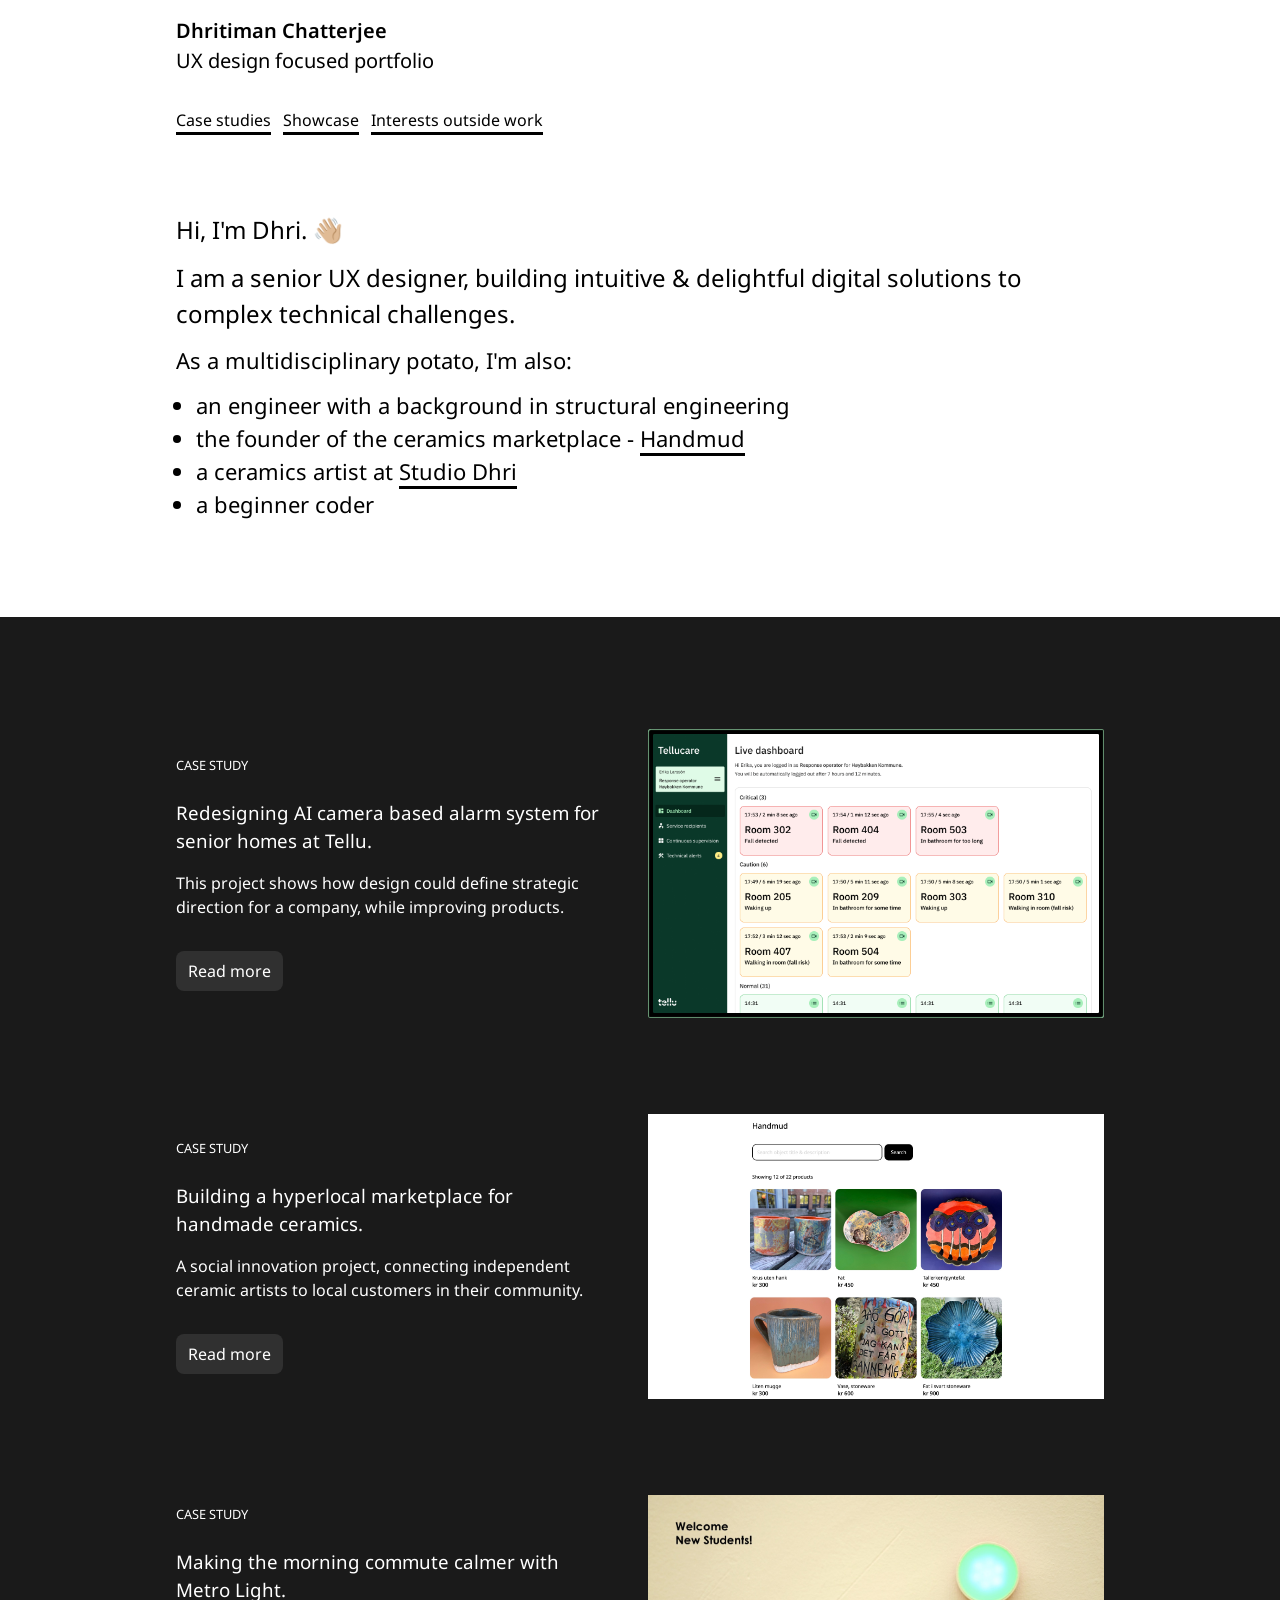
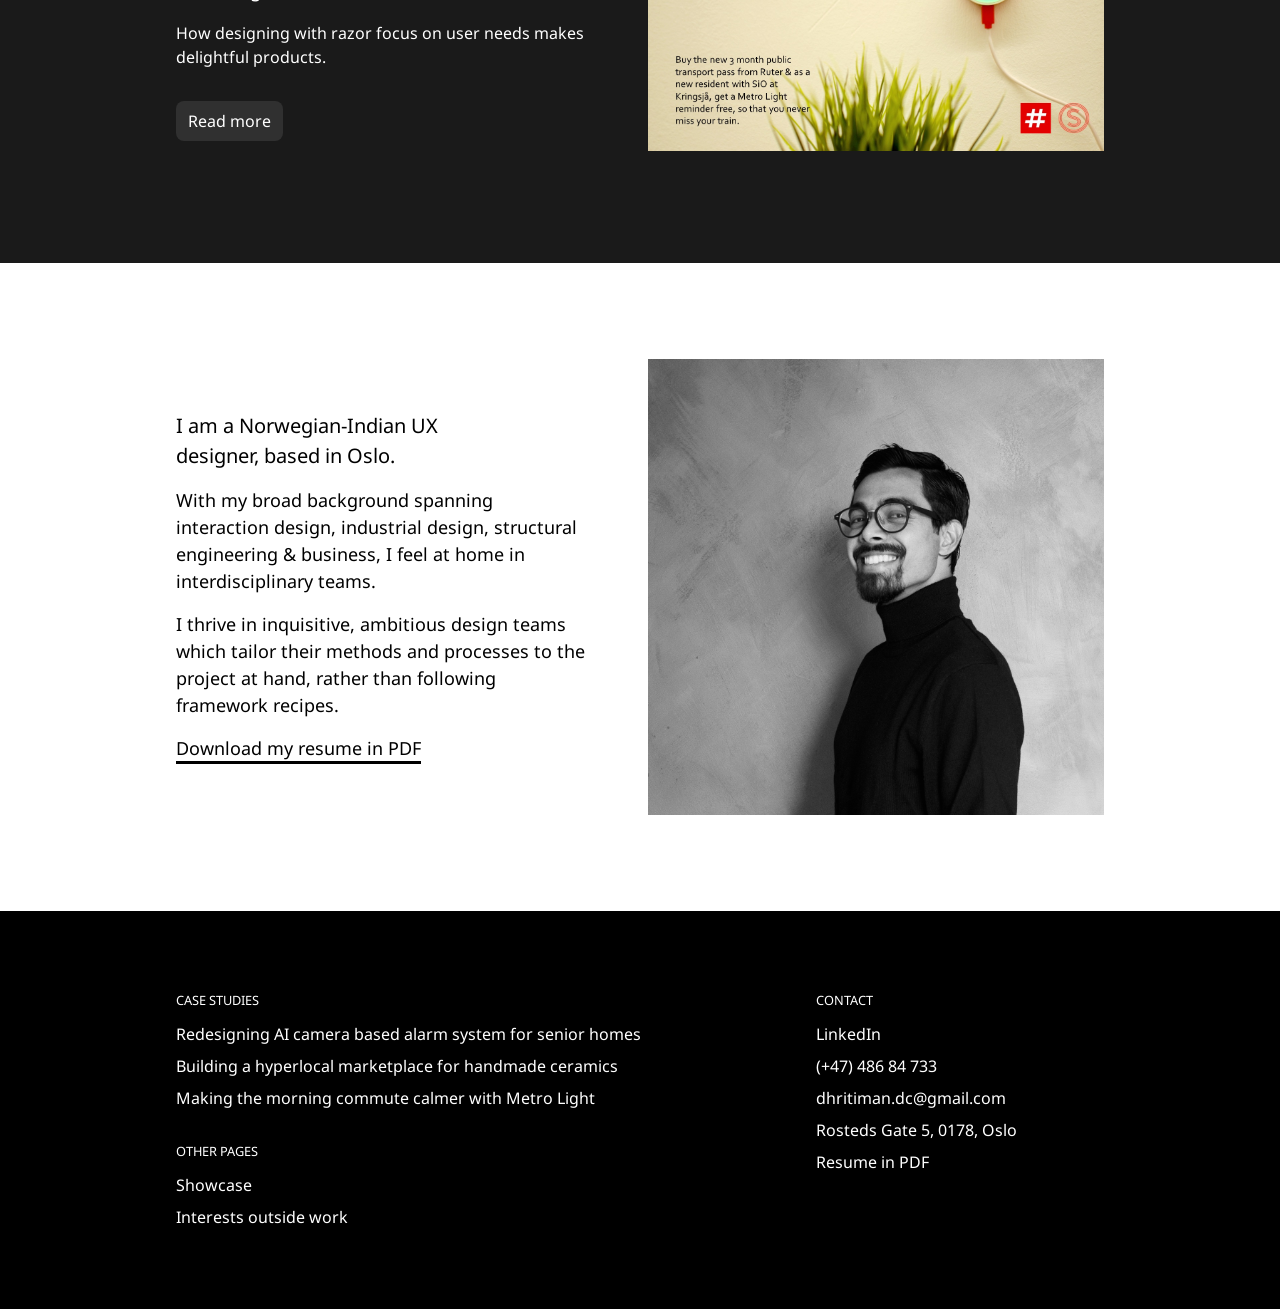
<file: index.html>
<!DOCTYPE html>
<html lang="en">

<head>
    <meta charset="UTF-8">
    <meta name="viewport" content="width=device-width, initial-scale=1.0">
    <title>Dhritiman Chatterjee - Portfolio</title>
    <link rel="preconnect" href="https://fonts.googleapis.com">
    <link rel="preconnect" href="https://fonts.gstatic.com" crossorigin>
    <link href="https://fonts.googleapis.com/css2?family=Noto+Sans:wght@500&display=swap" rel="stylesheet">
    <link rel="stylesheet" href="./styles.css">
    <link rel="icon" type="image/png" href="./assets/favicon.png">
    <style>
        header {
            cursor: default;
        }

        header:hover {
            color: black;
        }
    </style>
</head>

<body>
    <header>
        <div class="logo">Dhritiman Chatterjee</div>
        <div class="subtext">UX design focused portfolio</div>
    </header>
    <nav>
        <a href="#case-studies">Case studies</a>
        <a href="./pages/showcase.html">Showcase</a>
        <a href="./pages/interests.html">Interests outside work</a>
    </nav>
    <main>
        <section class="intro">
            <h1>Hi, I'm Dhri. 👋🏼</h1>
            <h2>I am a senior UX designer, building intuitive & delightful digital solutions to
                complex technical challenges.</h2>
            <p class="list-title">As a multidisciplinary potato, I'm also:</p>
            <ul>
                <li>an engineer with a background in structural engineering</li>
                <li>the founder of the ceramics marketplace - <a href="https://www.handmud.com/"
                        target="_blank">Handmud</a></li>
                <li>a ceramics artist at <a href="https://www.instagram.com/studio.dhri/" target="_blank">Studio
                        Dhri</a></li>
                <li>a beginner coder</li>
            </ul>
        </section>
        <section class="cases" id="case-studies">
            <div class="case">
                <div class="case-info">
                    <p class="section-title">Case study</p>
                    <h3 class="case-title">Redesigning AI camera based alarm system for senior homes at Tellu.</h3>
                    <p class="case-description">This project shows how design could define strategic direction for a
                        company, while improving products.</p>
                    <a href="./pages/camera-supervision.html" class="link-button">Read more</a>
                </div>
                <div class="case-image">
                    <img src="./assets/supervision/live_dashboard.png"
                        alt="A tv screen showing live alarm status of all rooms in a nursing home.">
                </div>
            </div>
            <div class="case">
                <div class="case-info">
                    <p class="section-title">Case study</p>
                    <h3 class="case-title">Building a hyperlocal marketplace for handmade ceramics.</h3>
                    <p class="case-description">A social innovation project, connecting independent ceramic artists to
                        local
                        customers in their community.</p>
                    <a href="./pages/handmud.html" class="link-button">Read more</a>
                </div>
                <div class="case-image">
                    <img src="./assets/handmud/landing_page.jpeg" alt="Screenshot of the landing page at handmud.com">
                </div>
            </div>
            <div class="case">
                <div class="case-info">
                    <p class="section-title">Case study</p>
                    <h3 class="case-title">Making the morning commute calmer with Metro Light.</h3>
                    <p class="case-description">How designing with razor focus on user needs makes delightful products.
                    </p>
                    <a href="./pages/metro-light.html" class="link-button">Read more</a>
                </div>
                <div class="case-image">
                    <img src="./assets/metro_light/metro_light.jpeg" alt="A mockup advert for the Metro Light device.">
                </div>
            </div>
        </section>
        <section class="bio">
            <div class="bio-text">
                <p class="bio-title">I am a Norwegian-Indian UX designer, based in Oslo.</p>
                <p class="bio-description">With my broad background spanning interaction design, industrial design,
                    structural
                    engineering & business, I feel at home in interdisciplinary teams.</p>
                <p class="bio-description">I thrive in inquisitive, ambitious design teams which tailor their methods
                    and
                    processes to the project at hand, rather than following framework recipes.</p>
                <a href="./assets/dhritiman_chatterjee_resume.pdf" download>Download my resume in PDF</a>
            </div>
            <div class="bio-image">
                <img src="./assets/dhritiman_chatterjee.jpg" alt="Dhritiman Chatterjee's profile image.">
            </div>
        </section>
    </main>
    <footer>
        <div class="footer-content">
            <div class="links">
                <div class="sub-links">
                    <div class="section-title">case studies</div>
                    <ul class="footer-list-items">
                        <a href="./pages/camera-supervision.html">Redesigning AI camera based alarm system for senior
                            homes</a>
                        <a href="./pages/handmud.html">Building a hyperlocal marketplace for handmade ceramics</a>
                        <a href="./pages/metro-light.html">Making the morning commute calmer with Metro Light</a>
                    </ul>
                </div>
                <div class="sub-links">
                    <div class="section-title">other pages</div>
                    <ul class="footer-list-items">
                        <a href="./pages/showcase.html">Showcase</a>
                        <a href="./pages/interests.html">Interests outside work</a>
                    </ul>
                </div>
            </div>
            <address>
                <div class="section-title">contact</div>
                <ul class="footer-list-items">
                    <a href="https://www.linkedin.com/in/dhritiman-chatterjee/" target="_blank">LinkedIn</a>
                    <a href="tel:+4748684733">(+47) 486 84 733</a>
                    <a href="mailto:dhritiman.dc@gmail.com">dhritiman.dc@gmail.com</a>
                    <p>Rosteds Gate 5, 0178, Oslo</p>
                    <a href="./assets/dhritiman_chatterjee_resume.pdf" download>Resume in PDF</a>
                </ul>
            </address>
        </div>
    </footer>
</body>

</html>
</file>
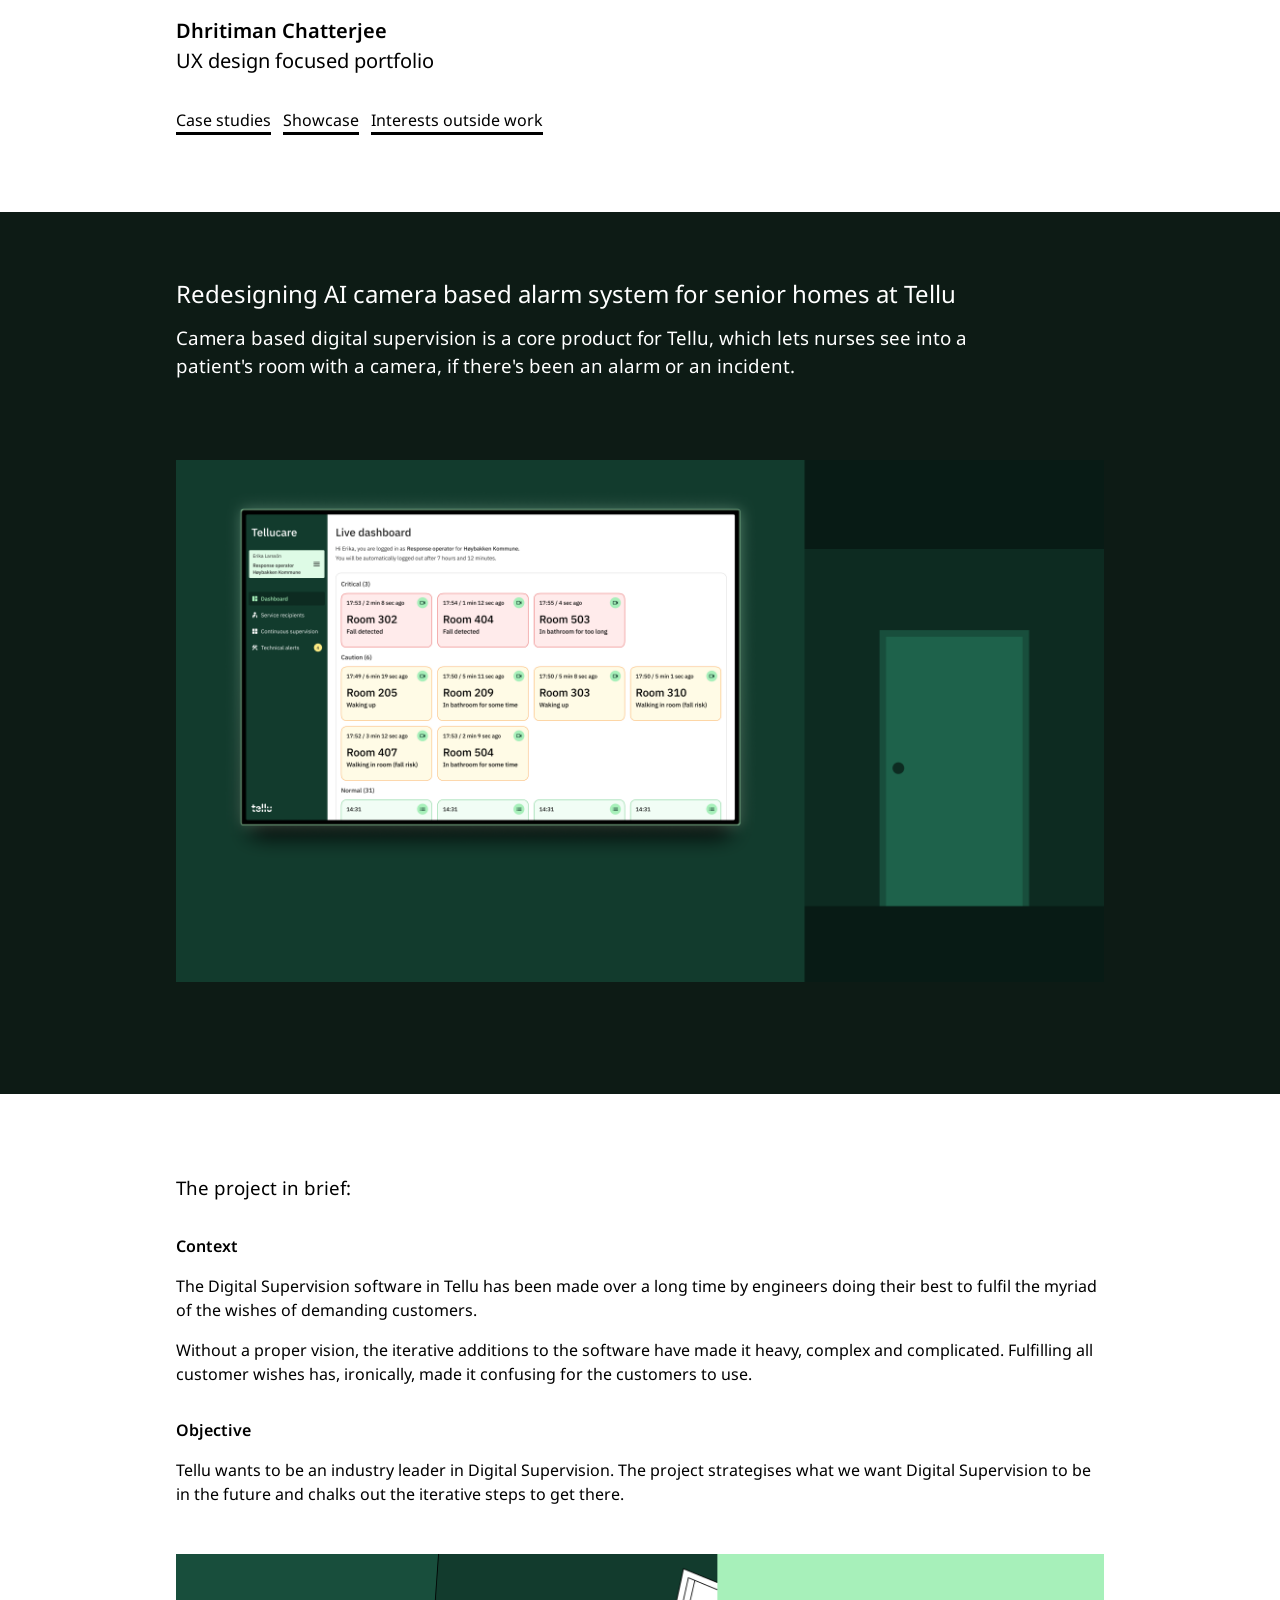
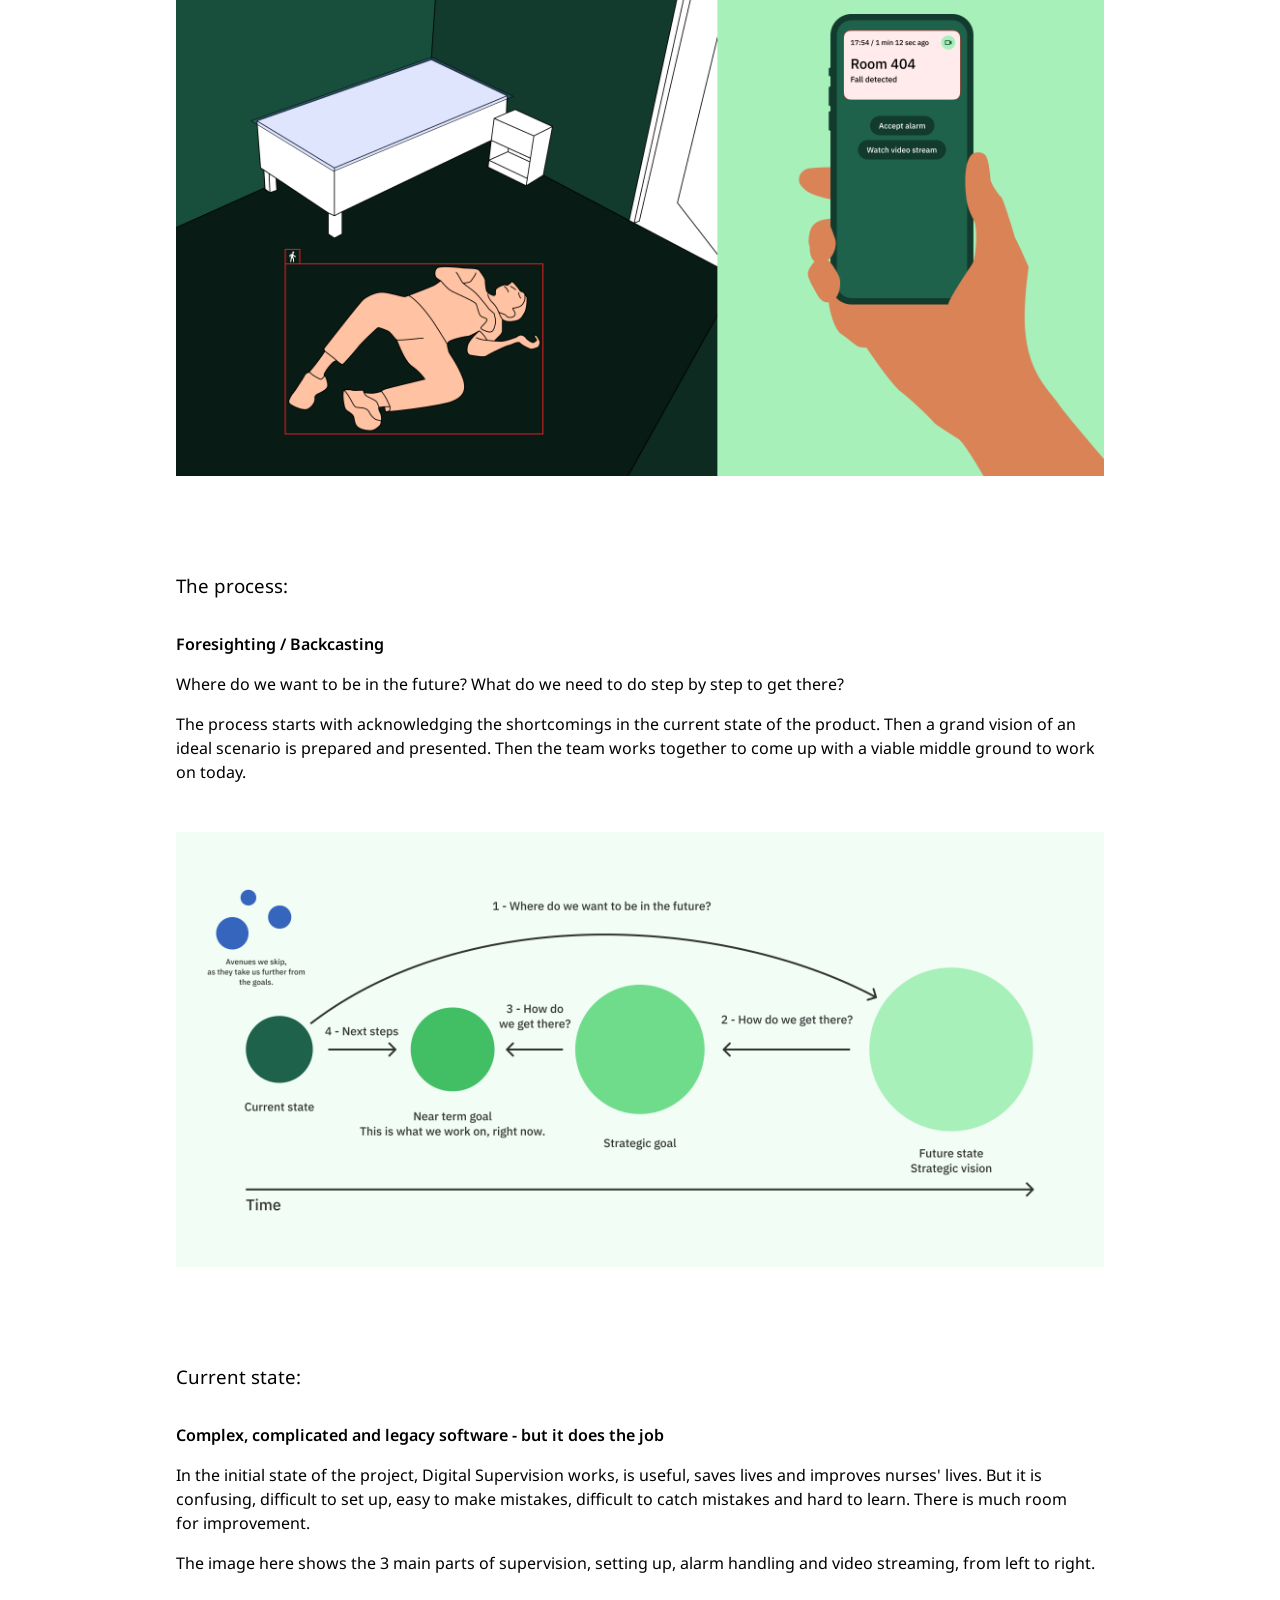
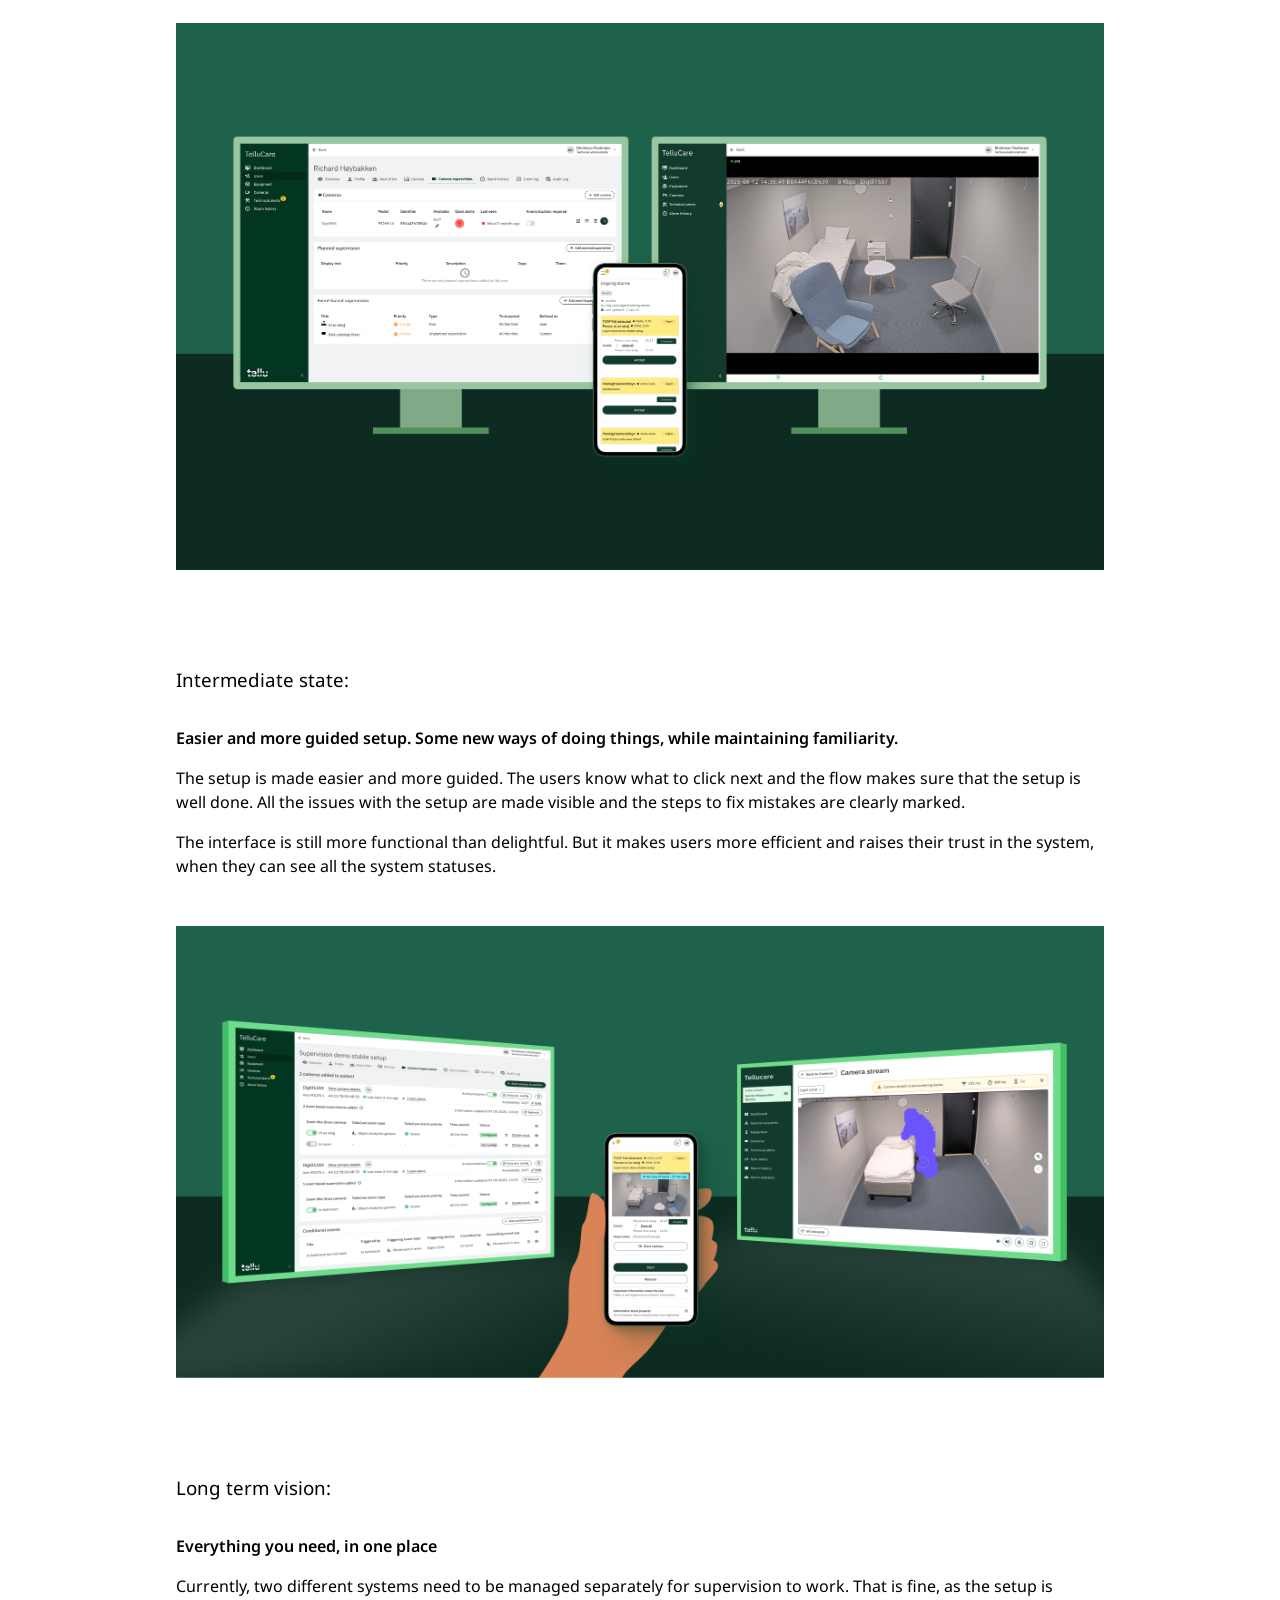
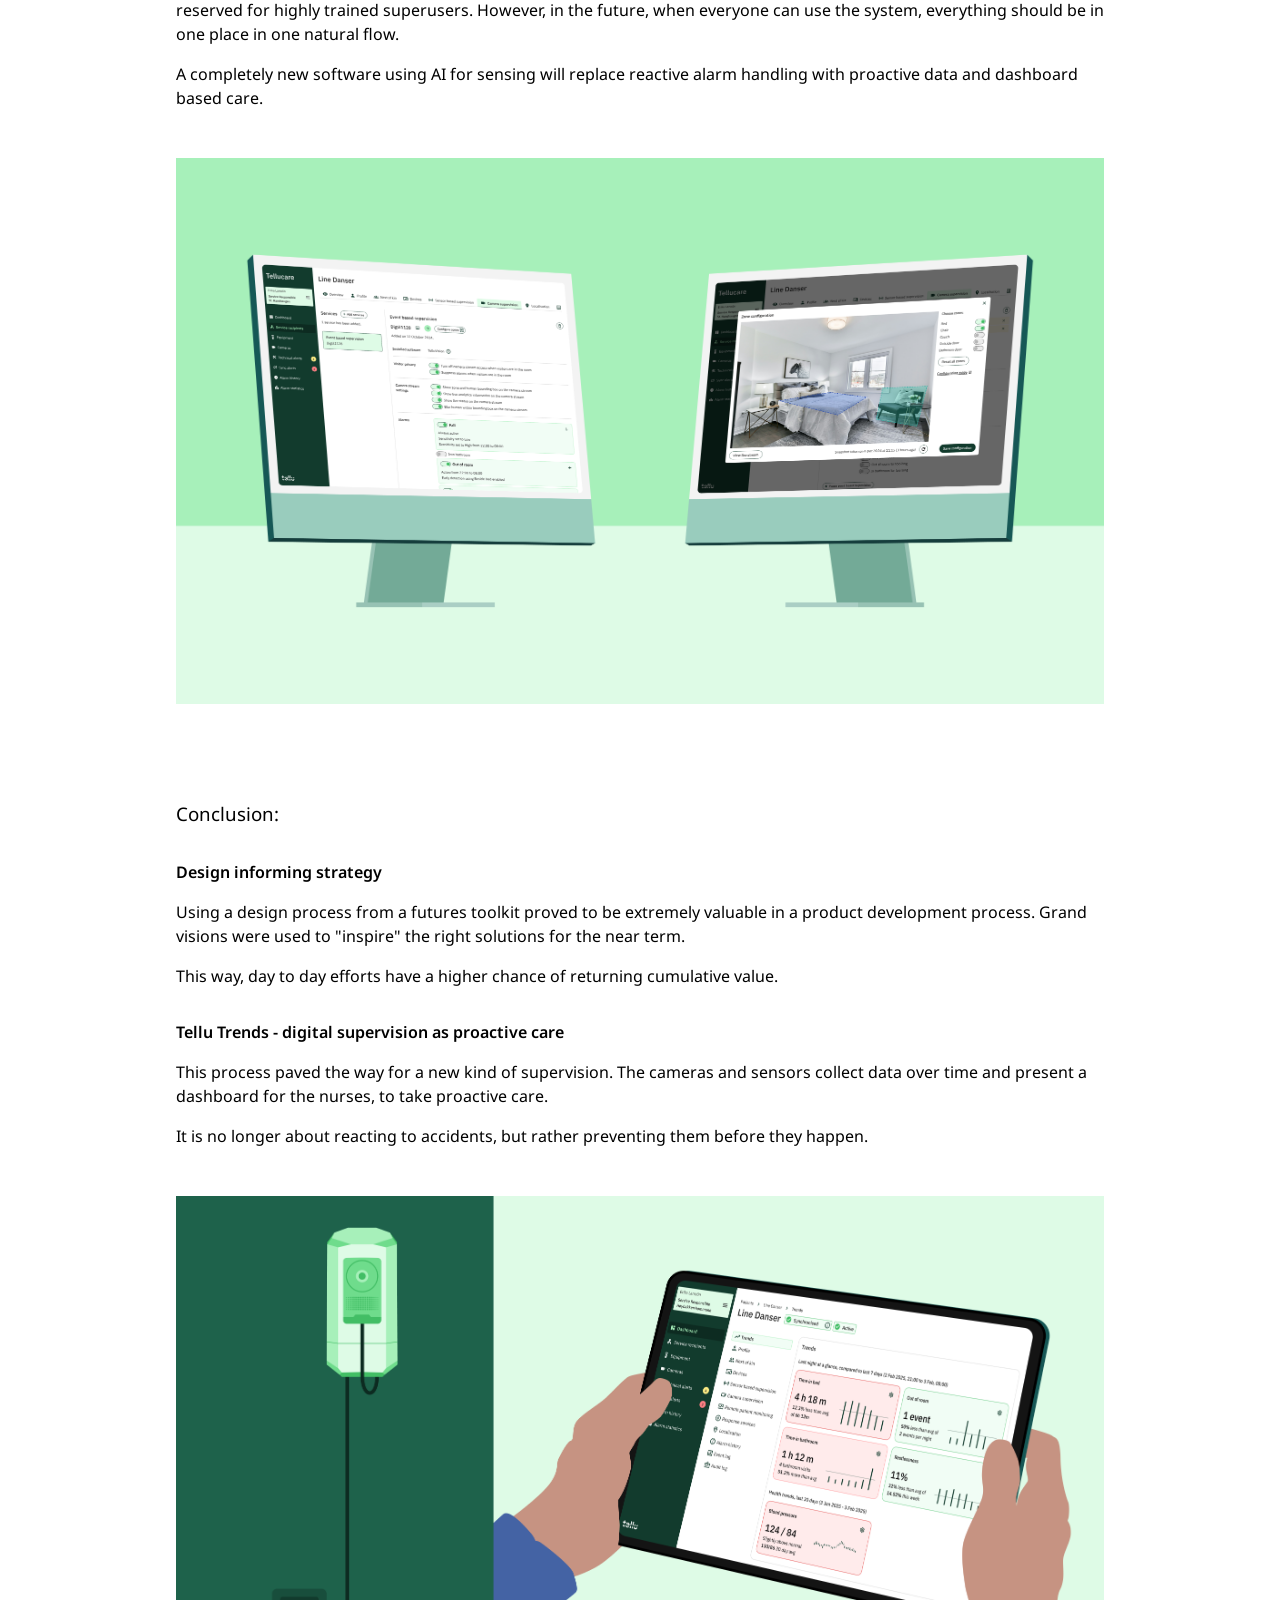
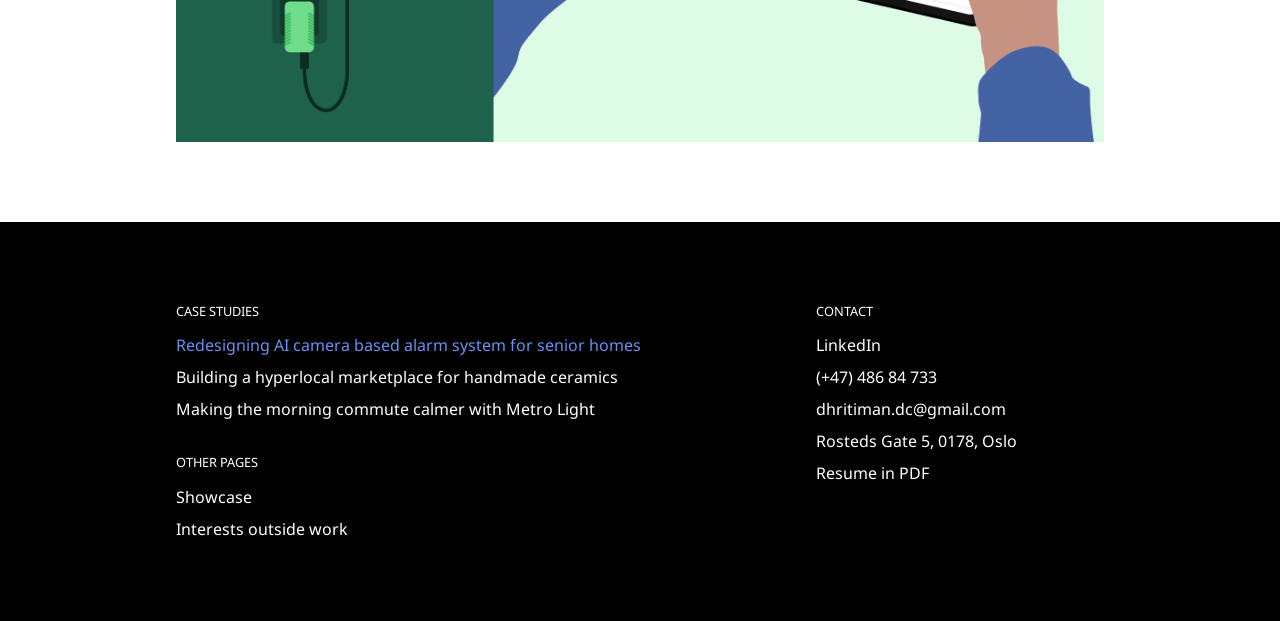
<file: pages/camera-supervision.html>
<!DOCTYPE html>
<html lang="en">

<head>
    <meta charset="UTF-8">
    <meta name="viewport" content="width=device-width, initial-scale=1.0">
    <title>Camera supervision</title>
    <link rel="preconnect" href="https://fonts.googleapis.com">
    <link rel="preconnect" href="https://fonts.gstatic.com" crossorigin>
    <link href="https://fonts.googleapis.com/css2?family=Noto+Sans:wght@500&display=swap" rel="stylesheet">
    <link rel="stylesheet" href="../styles.css">
    <link rel="icon" type="image/png" href="../assets/favicon.png">
</head>

<body>
    <header onclick="window.location.href='../index.html';">
        <div class="logo">Dhritiman Chatterjee</div>
        <div class="subtext">UX design focused portfolio</div>
    </header>
    <nav>
        <a href="../index.html#case-studies">Case studies</a>
        <a href="./showcase.html">Showcase</a>
        <a href="./interests.html">Interests outside work</a>
    </nav>
    <main>
        <section class="hero supervision">
            <div class="hero-content">
                <h2>Redesigning AI camera based alarm system for senior homes at Tellu</h2>
                <h3>Camera based digital supervision is a core product for Tellu, which lets nurses see into a patient's
                    room with a camera, if there's been an alarm or an incident.</h3>
            </div>
            <div class="hero-image">
                <img src="../assets/supervision/live_dashboard_on_the_wall.png"
                    alt="A large tv screen mounted on the wall in a nurses station, showing live alarm status of all rooms in a nursing home.">
            </div>
        </section>
        <section class="content-section">
            <h3 class="content-section-header">The project in brief:</h3>
            <div class="content-paragraph-snippet">
                <h4>Context</h4>
                <p>The Digital Supervision software in Tellu has been made over a long time by engineers doing their
                    best to
                    fulfil the myriad of the wishes of demanding customers.</p>
                <p>Without a proper vision, the iterative additions to the software have made it heavy, complex and
                    complicated. Fulfilling all customer wishes has, ironically, made it confusing for the customers to
                    use.</p>
            </div>
            <div class="content-paragraph-snippet">
                <h4>Objective</h4>
                <p>Tellu wants to be an industry leader in Digital Supervision. The project strategises what we want
                    Digital
                    Supervision to be in the future and chalks out the iterative steps to get there.</p>
            </div>
            <img class="content-image" src="../assets/supervision/fall_alarm.png"
                alt="An illustration of a person fallen on the floor and an alarm showing up on a nurse's phone.">
        </section>
        <section class="content-section">
            <h3 class="content-section-header">The process:</h3>
            <div class="content-paragraph-snippet">
                <h4>Foresighting / Backcasting</h4>
                <p>Where do we want to be in the future? What do we need to do step by step to get there?</p>
                <p>The process starts with acknowledging the shortcomings in the current state of the product. Then a
                    grand vision of an ideal scenario is prepared and presented. Then the team works together to come up
                    with a viable middle ground to work on today.</p>
            </div>
            <img class="content-image" src="../assets/supervision/futures_process.png"
                alt="Process illustration - foresighting / backcasting.">
        </section>
        <section class="content-section">
            <h3 class="content-section-header">Current state:</h3>
            <div class="content-paragraph-snippet">
                <h4>Complex, complicated and legacy software - but it does the job</h4>
                <p>In the initial state of the project, Digital Supervision works, is useful, saves lives and improves
                    nurses' lives. But it is confusing, difficult to set up, easy to make mistakes, difficult to catch
                    mistakes and hard to learn. There is much room for improvement.</p>
                <p>The image here shows the 3 main parts of supervision, setting up, alarm handling and video streaming,
                    from left to right.</p>
            </div>
            <img class="content-image" src="../assets/supervision/current_state_of_supervision.png"
                alt="Screenshots showing the current state of the digital supervision product.">
        </section>
        <section class="content-section">
            <h3 class="content-section-header">Intermediate state:</h3>
            <div class="content-paragraph-snippet">
                <h4>Easier and more guided setup. Some new ways of doing things, while maintaining familiarity.</h4>
                <p>The setup is made easier and more guided. The users know what to click next and the flow makes sure
                    that the setup is well done. All the issues with the setup are made visible and the steps to fix
                    mistakes are clearly marked.</p>
                <p>The interface is still more functional than delightful. But it makes users more efficient and raises
                    their trust in the system, when they can see all the system statuses.</p>
            </div>
            <img class="content-image" src="../assets/supervision/intermediate_state_of_supervision.png"
                alt="Screenshots showing the intermediate future state of the digital supervision product.">
        </section>
        <section class="content-section">
            <h3 class="content-section-header">Long term vision:</h3>
            <div class="content-paragraph-snippet">
                <h4>Everything you need, in one place</h4>
                <p>Currently, two different systems need to be managed separately for supervision to work. That is fine,
                    as the setup is reserved for highly trained superusers. However, in the future, when everyone can
                    use the system, everything should be in one place in one natural flow.</p>
                <p>A completely new software using AI for sensing will replace reactive alarm handling with proactive
                    data and dashboard based care.</p>
            </div>
            <img class="content-image" src="../assets/supervision/future_state_of_supervision.png"
                alt="Screenshots showing the far future state of the digital supervision product.">
        </section>
        <section class="content-section">
            <h3 class="content-section-header">Conclusion:</h3>
            <div class="content-paragraph-snippet">
                <h4>Design informing strategy</h4>
                <p>Using a design process from a futures toolkit proved to be extremely valuable in a product
                    development process. Grand visions were used to "inspire" the right solutions for the near term.</p>
                <p>This way, day to day efforts have a higher chance of returning cumulative value.</p>
            </div>
            <div class="content-paragraph-snippet">
                <h4>Tellu Trends - digital supervision as proactive care</h4>
                <p>This process paved the way for a new kind of supervision. The cameras and sensors collect data over
                    time and present a dashboard for the nurses, to take proactive care.</p>
                <p>It is no longer about reacting to accidents, but rather preventing them before they happen.</p>
            </div>
            <img class="content-image" src="../assets/supervision/tellu_trends.png"
                alt="An illustration of a camera on the wall, and a dashboard on an iPad, showing long term health trends of a patient.">
        </section>
    </main>
    <footer>
        <div class=" footer-content">
            <div class="links">
                <div class="sub-links">
                    <div class="section-title">case studies</div>
                    <ul class="footer-list-items">
                        <a href="./camera-supervision.html" class="current-footer">Redesigning AI camera based alarm
                            system for senior homes</a>
                        <a href="./handmud.html">Building a hyperlocal marketplace for handmade ceramics</a>
                        <a href="./metro-light.html">Making the morning commute calmer with Metro Light</a>
                    </ul>
                </div>
                <div class="sub-links">
                    <div class="section-title">other pages</div>
                    <ul class="footer-list-items">
                        <a href="./showcase.html">Showcase</a>
                        <a href="./interests.html">Interests outside work</a>
                    </ul>
                </div>
            </div>
            <address>
                <div class="section-title">contact</div>
                <ul class="footer-list-items">
                    <a href="https://www.linkedin.com/in/dhritiman-chatterjee/" target="_blank">LinkedIn</a>
                    <a href="tel:+4748684733">(+47) 486 84 733</a>
                    <a href="mailto:dhritiman.dc@gmail.com">dhritiman.dc@gmail.com</a>
                    <p>Rosteds Gate 5, 0178, Oslo</p>
                    <a href="./assets/dhritiman_chatterjee_resume.pdf" download>Resume in PDF</a>
                </ul>
            </address>
        </div>
    </footer>
</body>

</html>
</file>
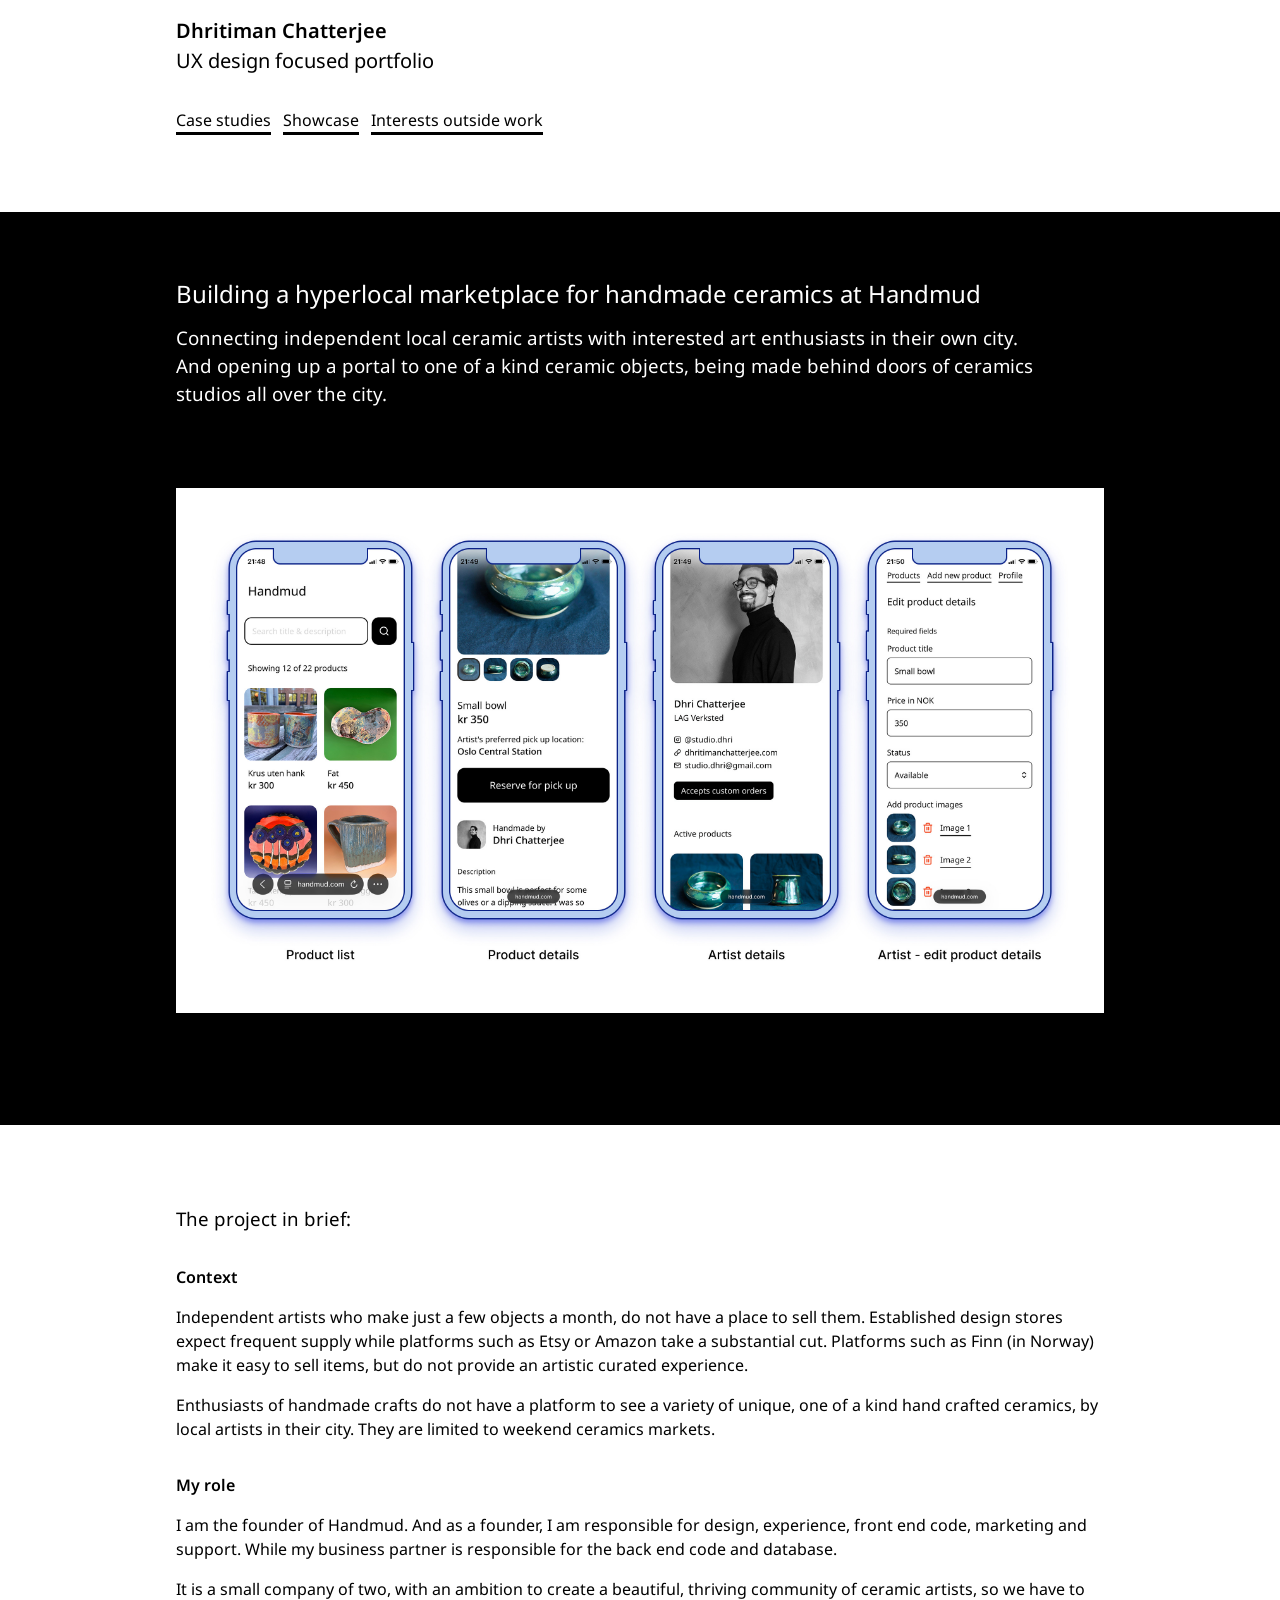
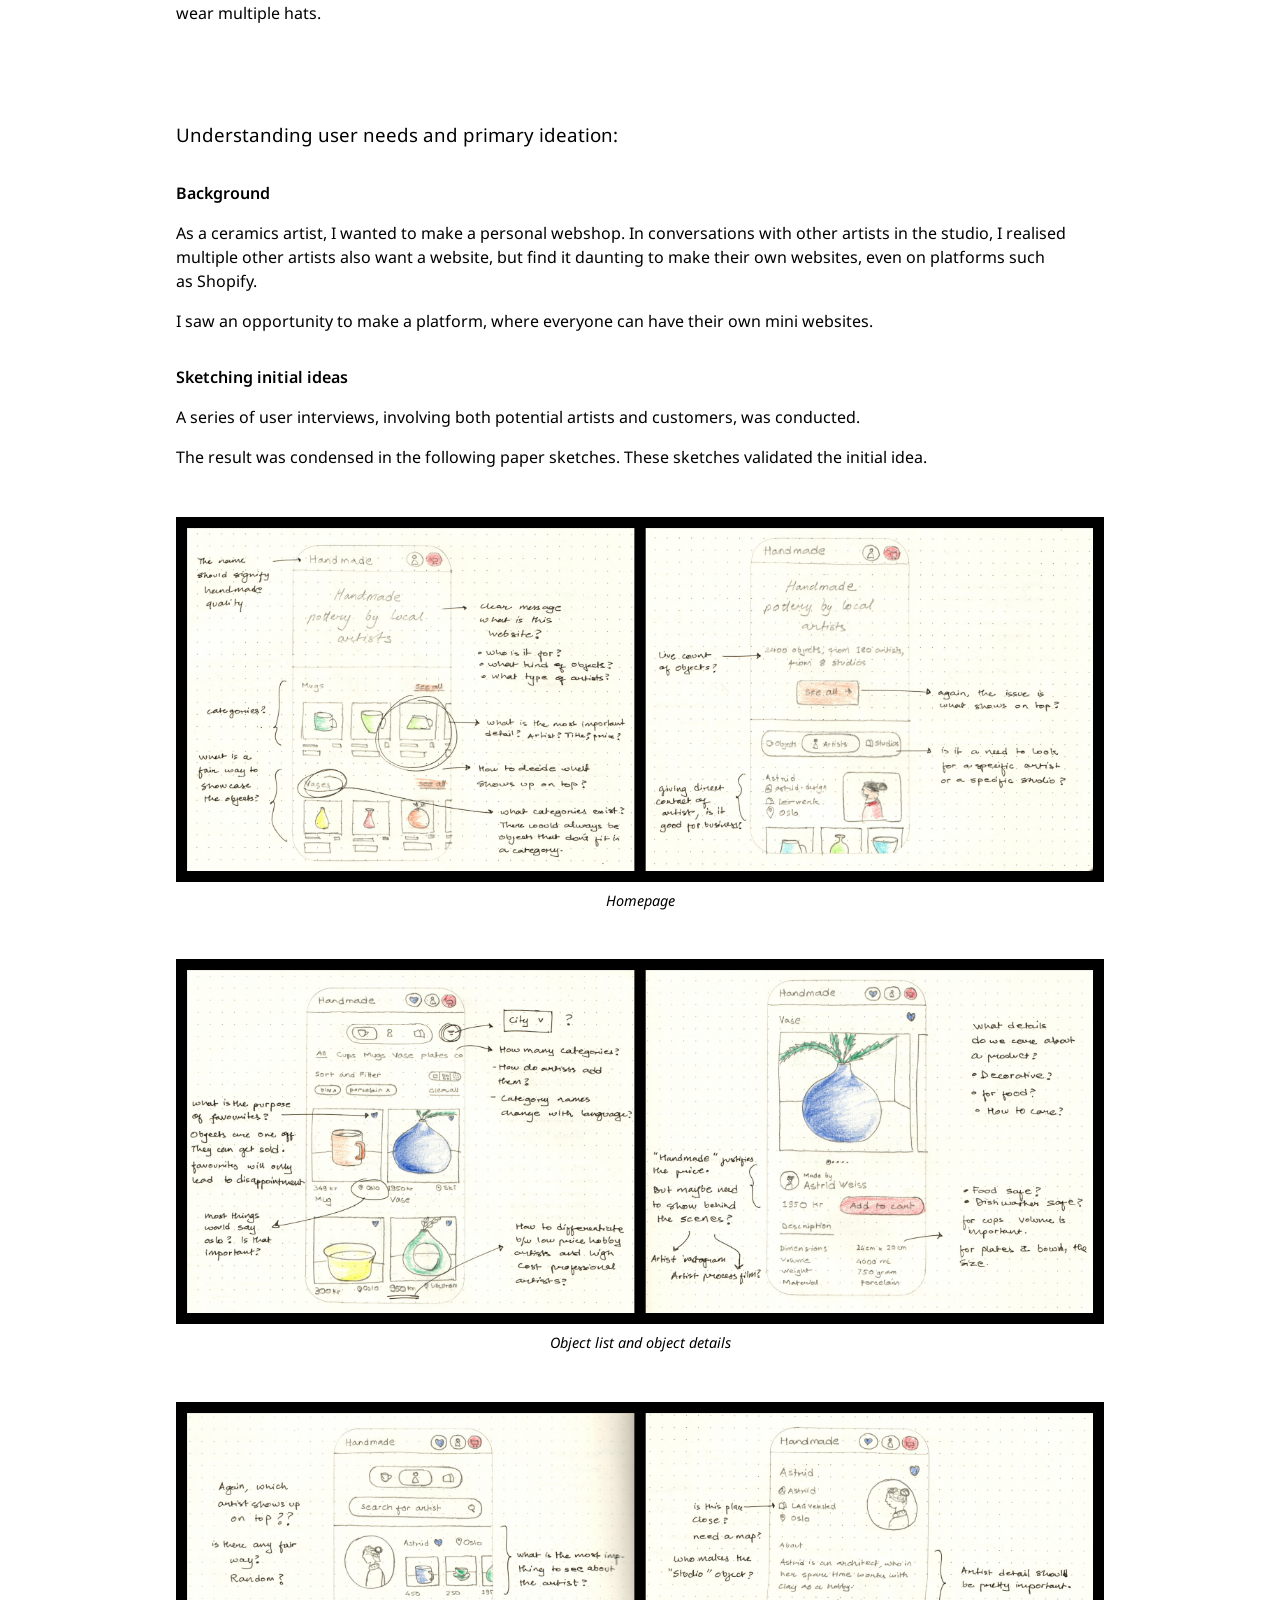
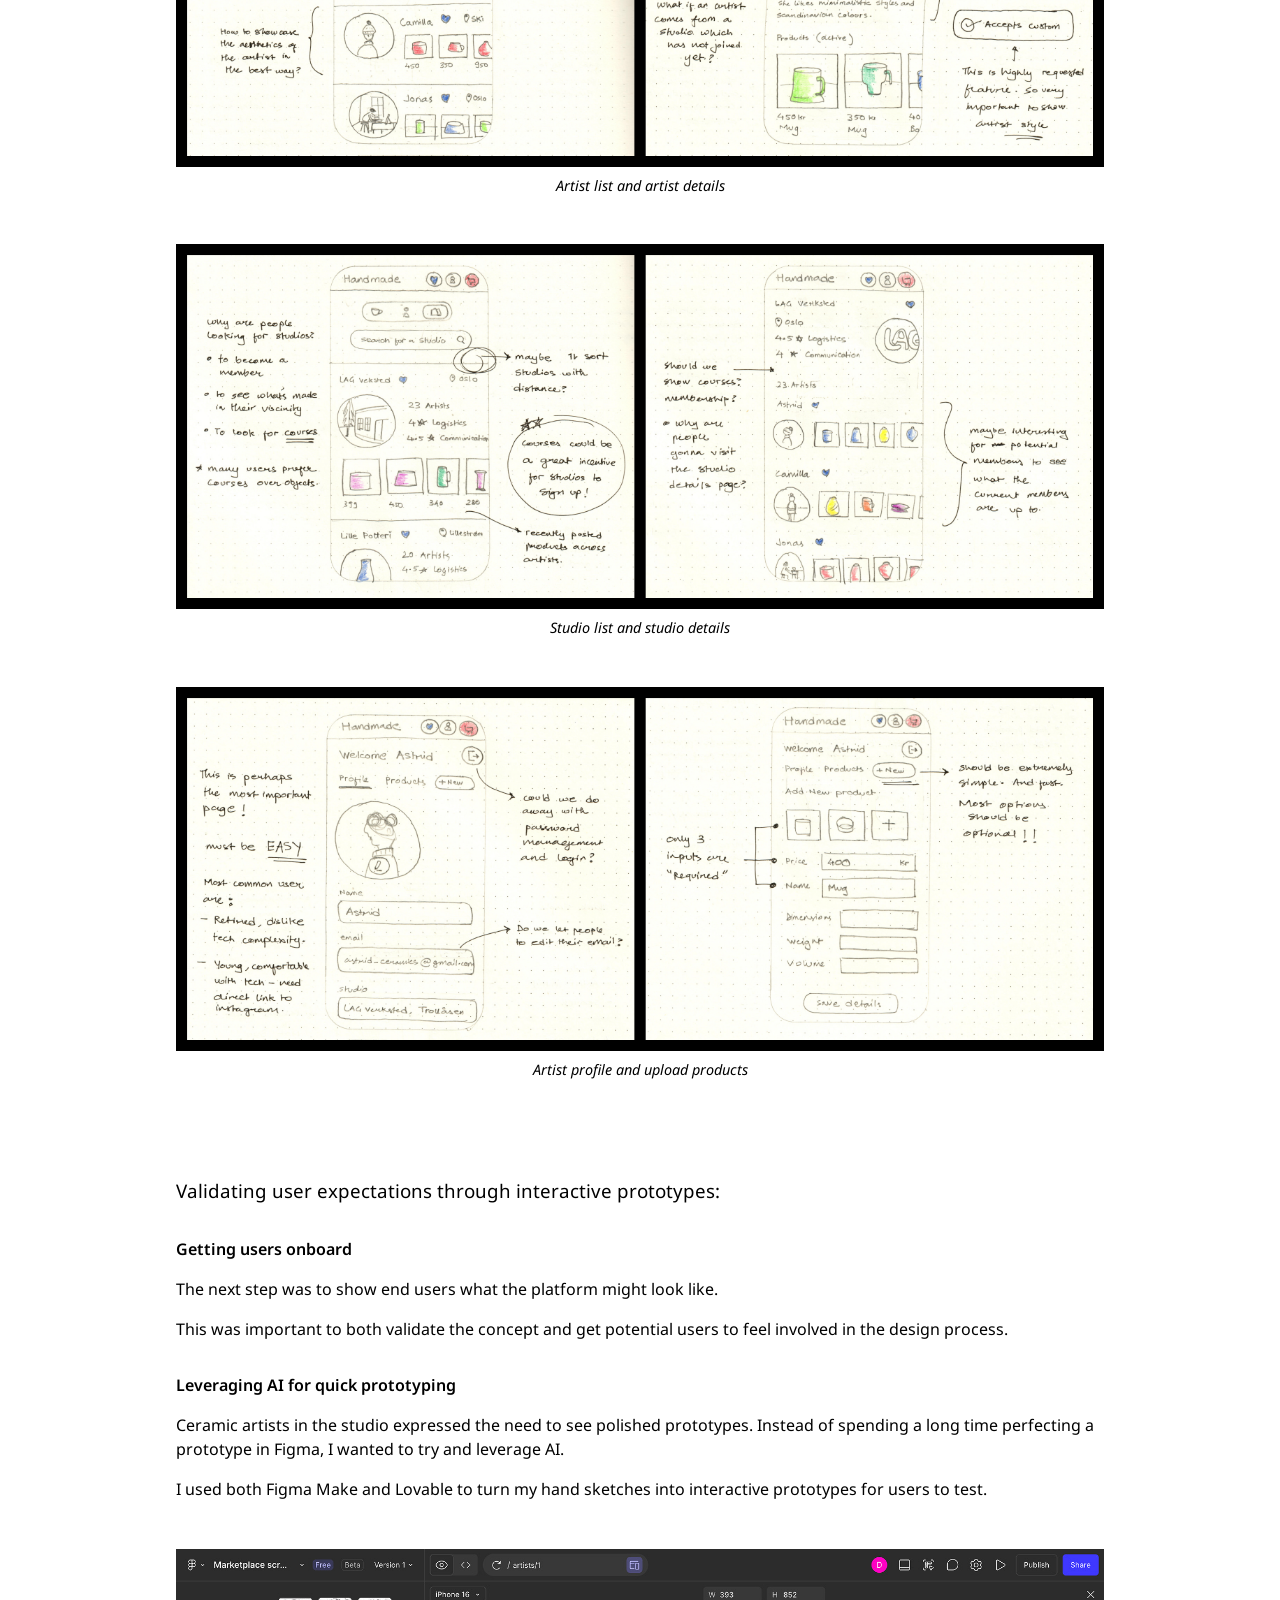
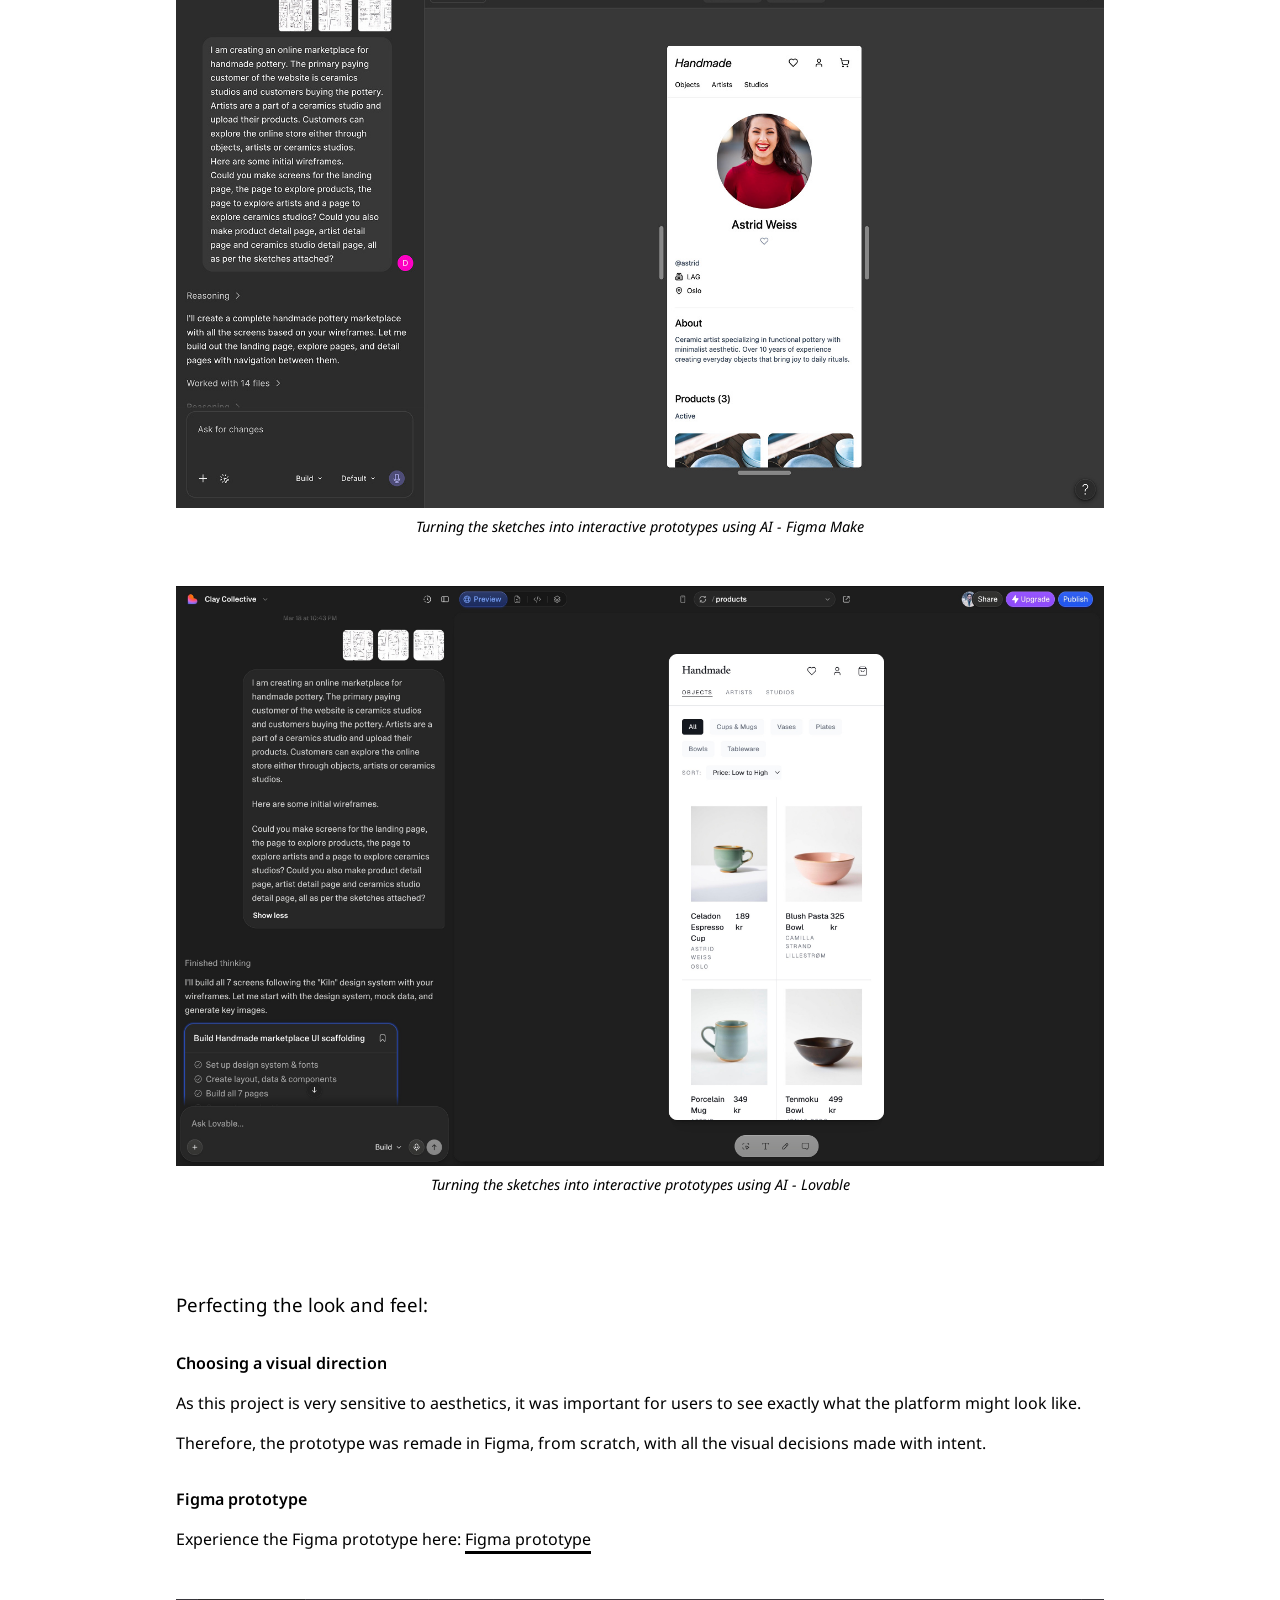
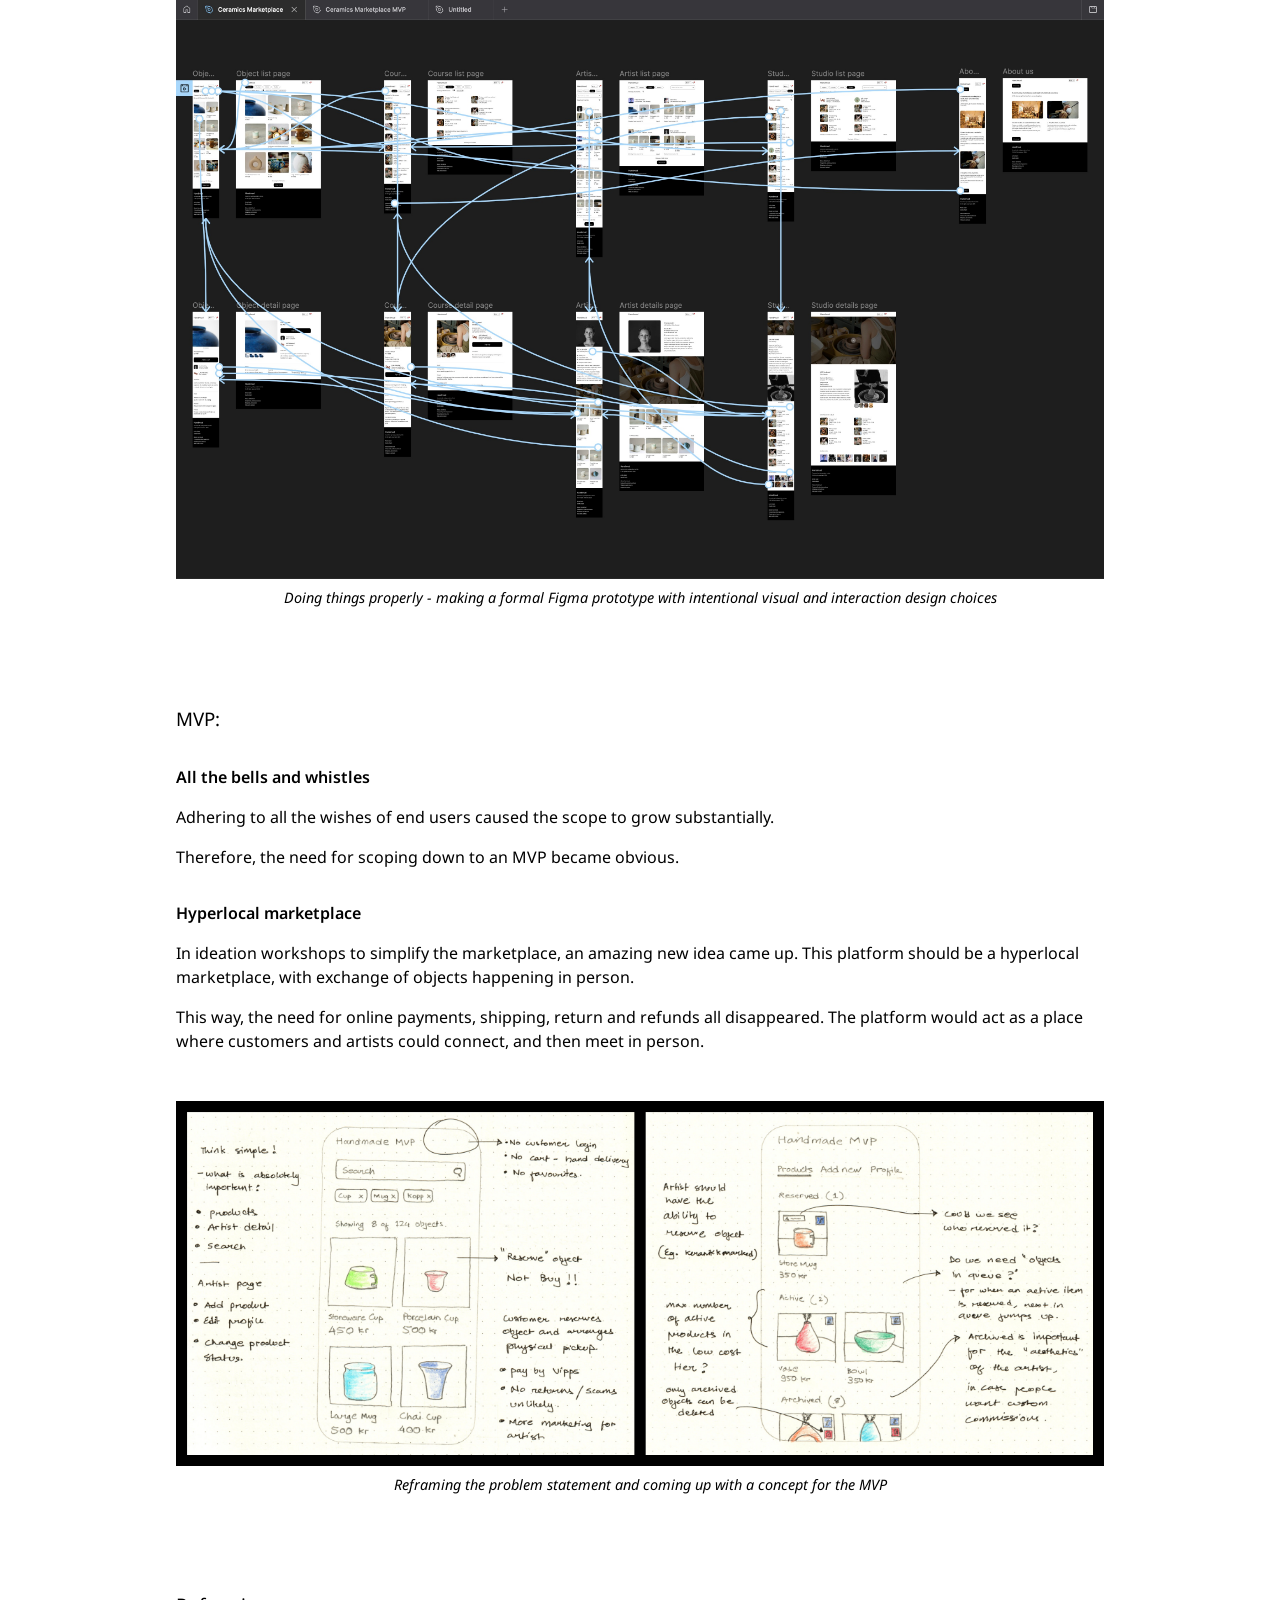
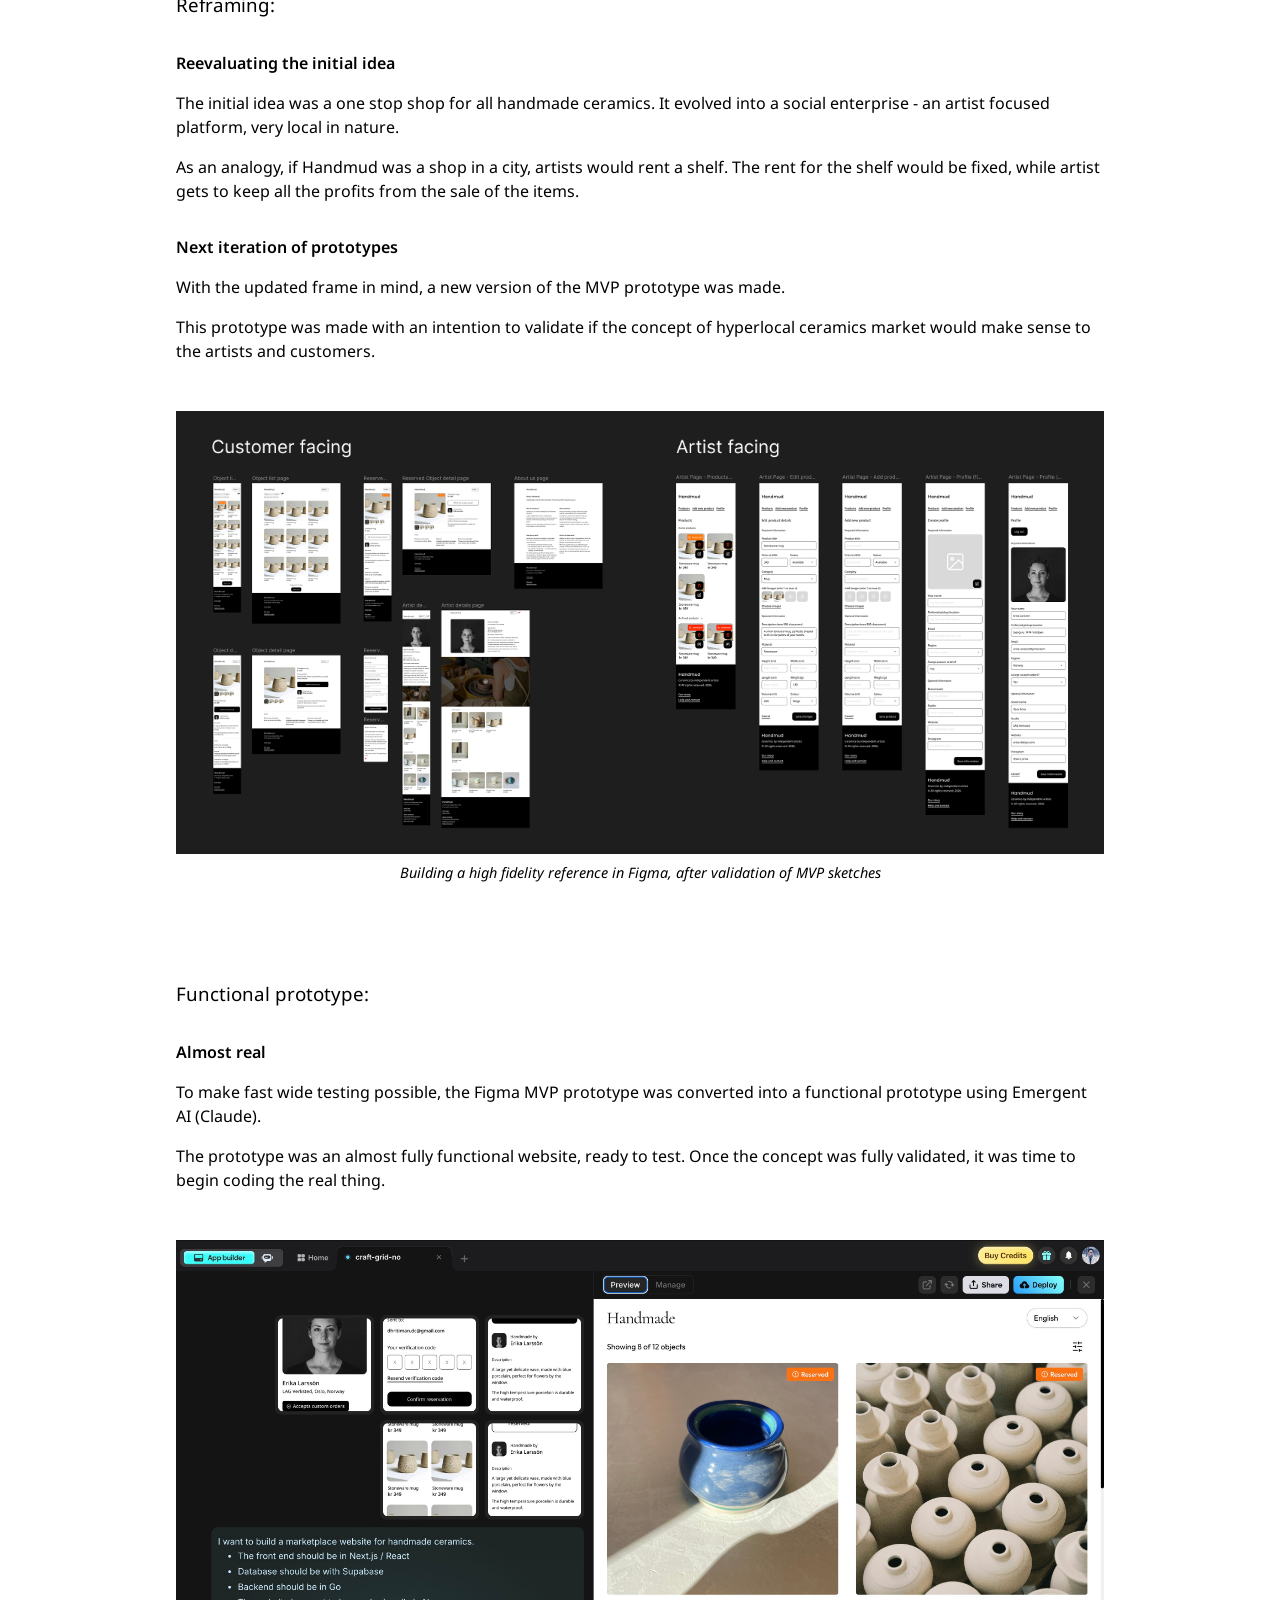
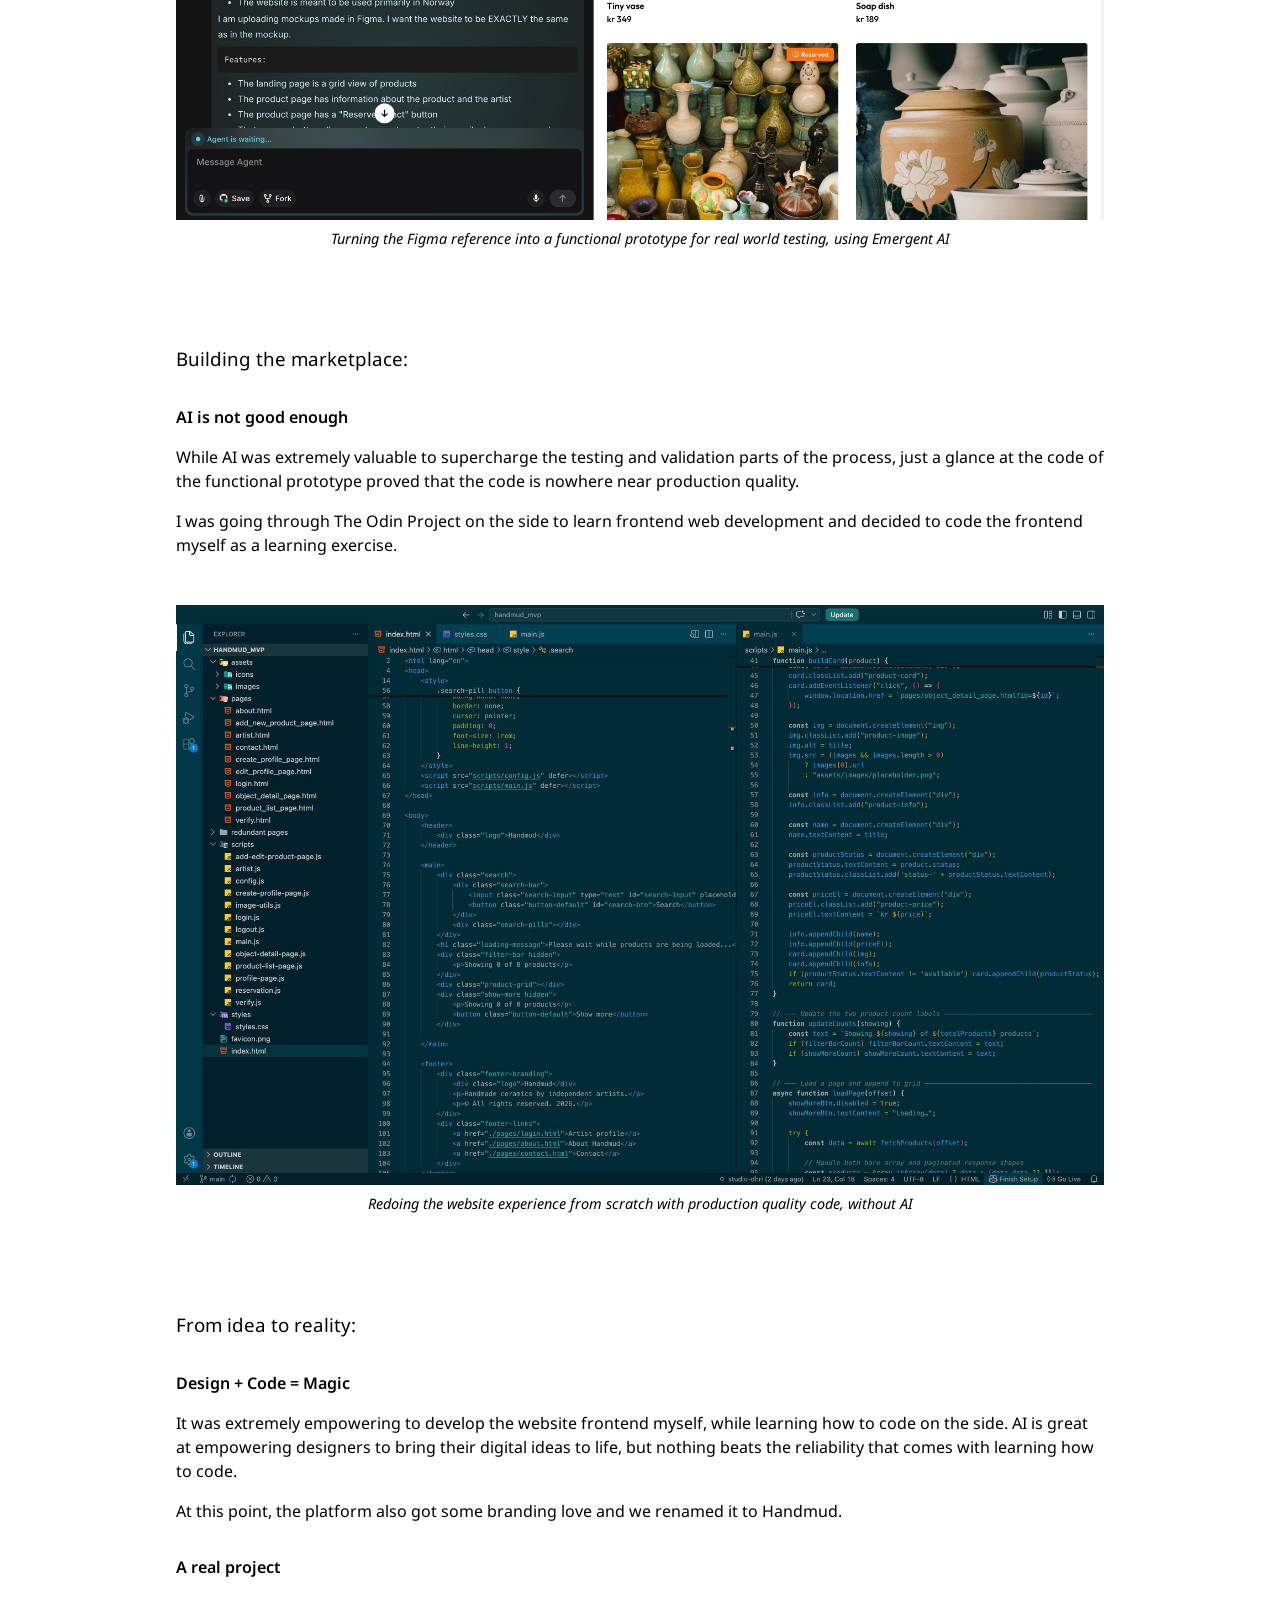
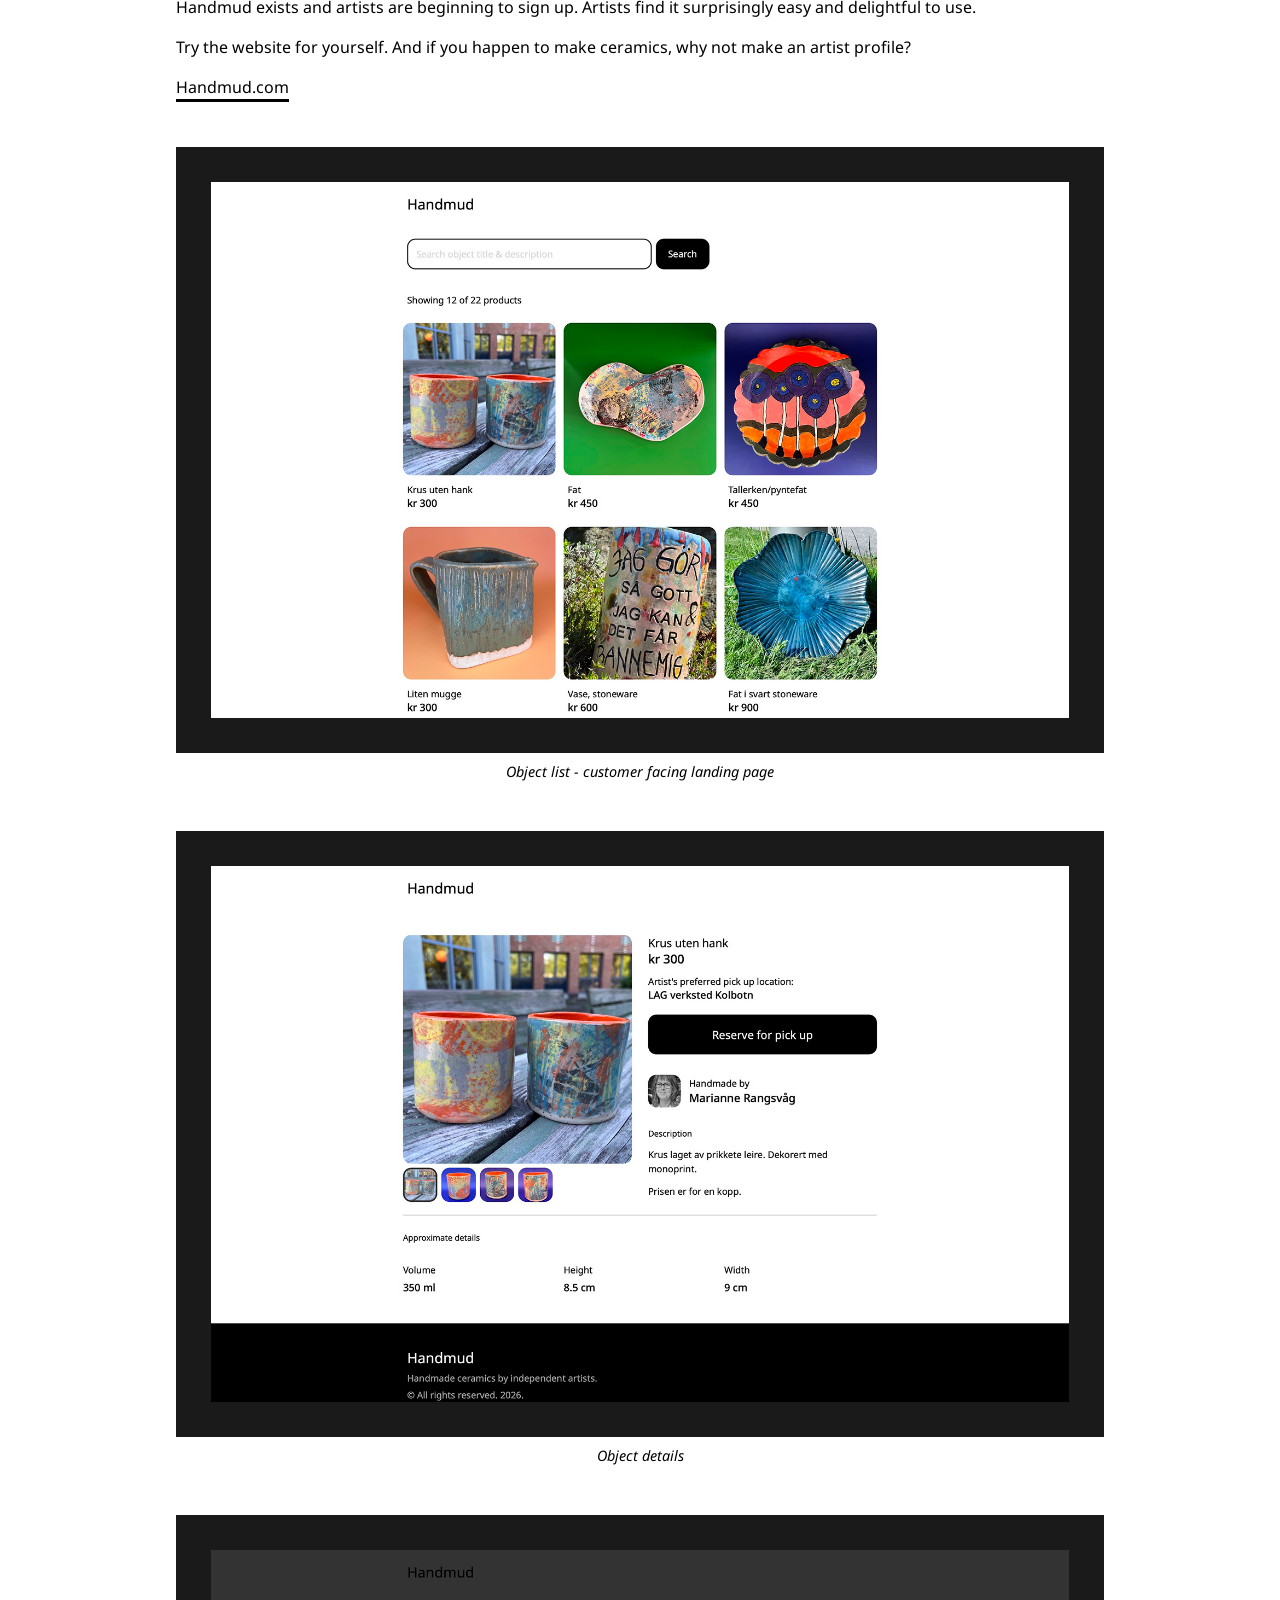
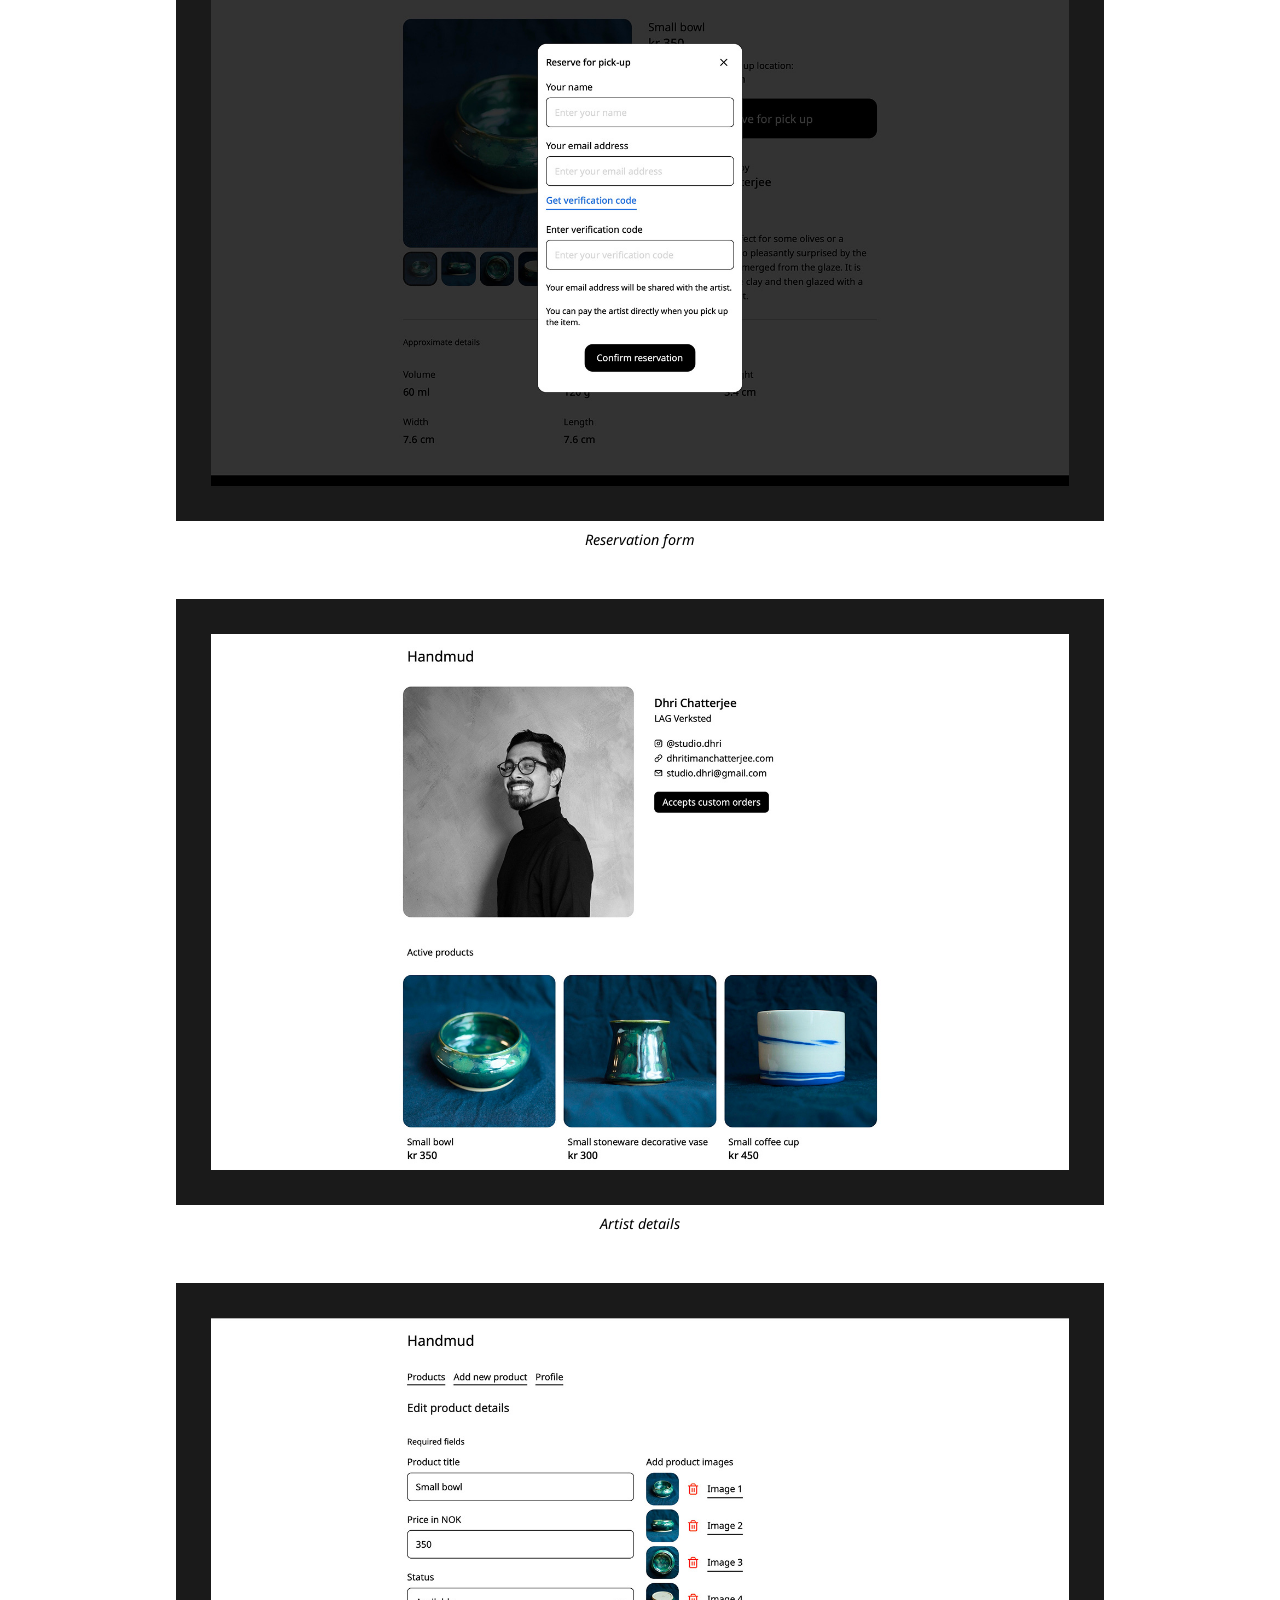
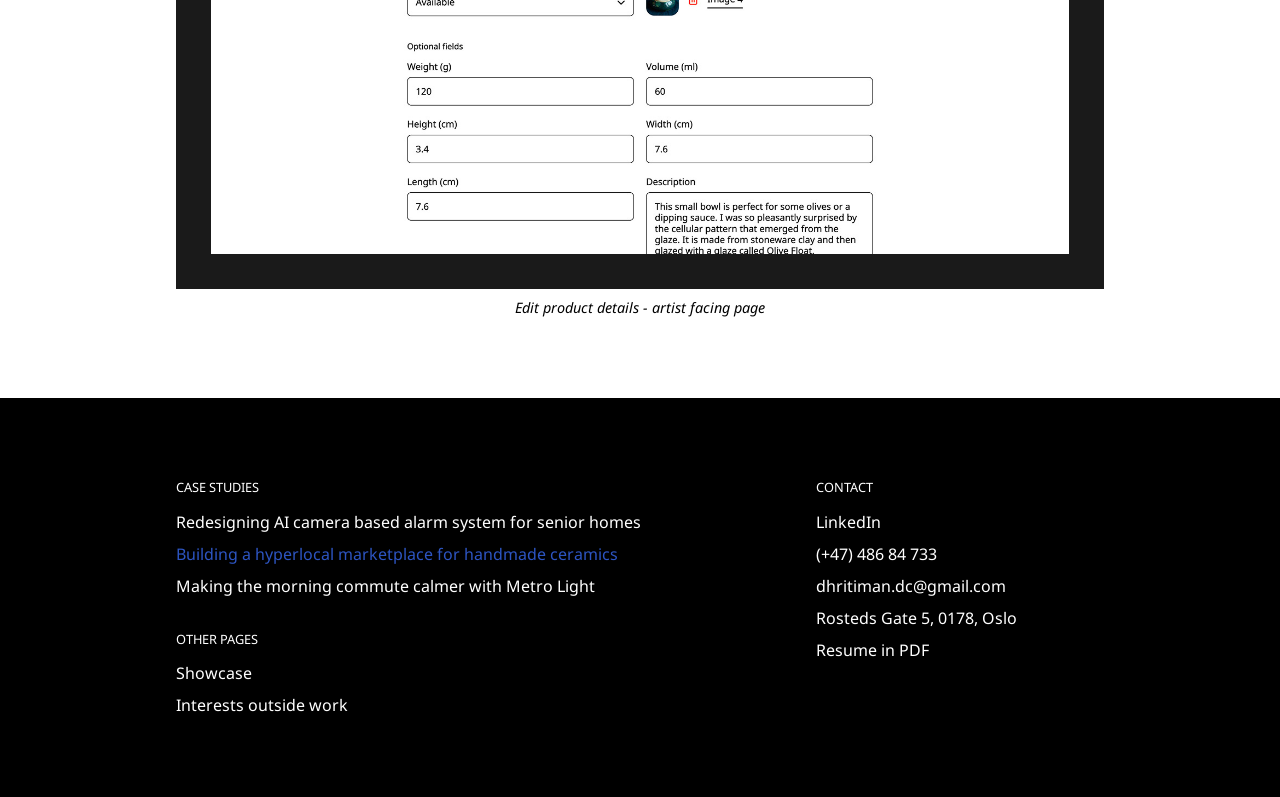
<file: pages/handmud.html>
<!DOCTYPE html>
<html lang="en">

<head>
    <meta charset="UTF-8">
    <meta name="viewport" content="width=device-width, initial-scale=1.0">
    <title>Handmud</title>
    <link rel="preconnect" href="https://fonts.googleapis.com">
    <link rel="preconnect" href="https://fonts.gstatic.com" crossorigin>
    <link href="https://fonts.googleapis.com/css2?family=Noto+Sans:wght@500&display=swap" rel="stylesheet">
    <link rel="stylesheet" href="../styles.css">
    <link rel="icon" type="image/png" href="../assets/favicon.png">
</head>

<body>
    <header onclick="window.location.href='../index.html';">
        <div class="logo">Dhritiman Chatterjee</div>
        <div class="subtext">UX design focused portfolio</div>
    </header>
    <nav>
        <a href="../index.html#case-studies">Case studies</a>
        <a href="./showcase.html">Showcase</a>
        <a href="./interests.html">Interests outside work</a>
    </nav>
    <main>
        <section class="hero handmud">
            <div class="hero-content">
                <h2>Building a hyperlocal marketplace for handmade ceramics at Handmud</h2>
                <h3>Connecting independent local ceramic artists with interested art enthusiasts in their own city. And
                    opening up a portal to one of a kind ceramic objects, being made behind doors of ceramics studios
                    all over the city.</h3>
            </div>
            <div class="hero-image">
                <img src="../assets/handmud/handmud_at_a_glance.jpeg" alt="Mobile screenshots from handmud.com">
            </div>
        </section>


        <section class="content-section">
            <h3 class="content-section-header">The project in brief:</h3>
            <div class="content-paragraph-snippet">
                <h4>Context</h4>
                <p>Independent artists who make just a few objects a month, do not have a place to sell them.
                    Established design stores expect frequent supply while platforms such as Etsy or Amazon take a
                    substantial cut. Platforms such as Finn (in Norway) make it easy to sell items, but do not provide
                    an artistic curated experience.</p>
                <p>Enthusiasts of handmade crafts do not have a platform to see a variety of unique, one of a kind hand
                    crafted ceramics, by local artists in their city. They are limited to weekend ceramics markets.</p>
            </div>
            <div class="content-paragraph-snippet">
                <h4>My role</h4>
                <p>I am the founder of Handmud. And as a founder, I am responsible for design, experience, front end
                    code, marketing and support. While my business partner is responsible for the back end code and
                    database.</p>
                <p>It is a small company of two, with an ambition to create a beautiful, thriving community of ceramic
                    artists, so we have to wear multiple hats.</p>
            </div>
        </section>


        <section class="content-section">
            <h3 class="content-section-header">Understanding user needs and primary ideation:</h3>
            <div class="content-paragraph-snippet">
                <h4>Background</h4>
                <p>As a ceramics artist, I wanted to make a personal webshop. In conversations with other artists in the
                    studio, I realised multiple other artists also want a website, but find it daunting to make their
                    own websites, even on platforms such as Shopify.</p>
                <p>I saw an opportunity to make a platform, where everyone can have their own mini websites.</p>
            </div>
            <div class="content-paragraph-snippet">
                <h4>Sketching initial ideas</h4>
                <p>A series of user interviews, involving both potential artists and customers, was conducted.</p>
                <p>The result was condensed in the following paper sketches. These sketches validated the initial idea.
                </p>
            </div>
            <div class="image-and-description">
                <img class="content-image" src="../assets/handmud/handmud_handsketch_1.jpeg" alt="Image description">
                <p class="image-description">Homepage</p>
            </div>
            <div class="image-and-description">
                <img class="content-image" src="../assets/handmud/handmud_handsketch_2.jpeg" alt="Image description">
                <p class="image-description">Object list and object details</p>
            </div>
            <div class="image-and-description">
                <img class="content-image" src="../assets/handmud/handmud_handsketch_3.jpeg" alt="Image description">
                <p class="image-description">Artist list and artist details</p>
            </div>
            <div class="image-and-description">
                <img class="content-image" src="../assets/handmud/handmud_handsketch_4.jpeg" alt="Image description">
                <p class="image-description">Studio list and studio details</p>
            </div>
            <div class="image-and-description">
                <img class="content-image" src="../assets/handmud/handmud_handsketch_5.jpeg" alt="Image description">
                <p class="image-description">Artist profile and upload products</p>
            </div>
        </section>


        <section class="content-section">
            <h3 class="content-section-header">Validating user expectations through interactive prototypes:</h3>
            <div class="content-paragraph-snippet">
                <h4>Getting users onboard</h4>
                <p>The next step was to show end users what the platform might look like.</p>
                <p>This was important to both validate the concept and get potential users to feel involved in the
                    design process.</p>
            </div>
            <div class="content-paragraph-snippet">
                <h4>Leveraging AI for quick prototyping</h4>
                <p>Ceramic artists in the studio expressed the need to see polished prototypes. Instead of spending a
                    long
                    time perfecting a prototype in Figma, I wanted to try and leverage AI.</p>
                <p>I used both Figma Make and Lovable to turn my hand sketches into interactive prototypes for users to
                    test.</p>
            </div>
            <div class="image-and-description">
                <img class="content-image" src="../assets/handmud/AI_prototype_figma_make.jpeg" alt="Image description">
                <p class="image-description">Turning the sketches into interactive prototypes using AI - Figma Make</p>
            </div>
            <div class="image-and-description">
                <img class="content-image" src="../assets/handmud/AI_prototype_lovable.jpeg" alt="Image description">
                <p class="image-description">Turning the sketches into interactive prototypes using AI - Lovable</p>
            </div>
        </section>


        <section class="content-section">
            <h3 class="content-section-header">Perfecting the look and feel:</h3>
            <div class="content-paragraph-snippet">
                <h4>Choosing a visual direction</h4>
                <p>As this project is very sensitive to aesthetics, it was important for users to see exactly what the
                    platform might look like.</p>
                <p>Therefore, the prototype was remade in Figma, from scratch, with all the visual decisions made with
                    intent.</p>
            </div>
            <div class="content-paragraph-snippet">
                <h4>Figma prototype</h4>
                <p>Experience the Figma prototype here: <span><a
                            href="https://www.figma.com/proto/OZaSFHGryF3tYN4lhQKeWN/Ceramics-Marketplace?node-id=134-8160&t=mXbFsxi84i1binBZ-1">Figma
                            prototype</a></span>
                </p>
            </div>
            <div class="image-and-description">
                <img class="content-image" src="../assets/handmud/figma_prototype.jpeg" alt="Image description">
                <p class="image-description">Doing things properly - making a formal Figma prototype with intentional
                    visual and interaction design choices</p>
            </div>
        </section>


        <section class="content-section">
            <h3 class="content-section-header">MVP:</h3>
            <div class="content-paragraph-snippet">
                <h4>All the bells and whistles</h4>
                <p>Adhering to all the wishes of end users caused the scope to grow substantially.</p>
                <p>Therefore, the need for scoping down to an MVP became obvious.</p>
            </div>
            <div class="content-paragraph-snippet">
                <h4>Hyperlocal marketplace</h4>
                <p>In ideation workshops to simplify the marketplace, an amazing new idea came up. This platform should
                    be a hyperlocal marketplace, with exchange of objects happening in person.</p>
                <p>This way, the need for online payments, shipping, return and refunds all disappeared. The platform
                    would act as a place where customers and artists could connect, and then meet in person.</p>
            </div>
            <div class="image-and-description">
                <img class="content-image" src="../assets/handmud/handmud_MVP_handsketch.jpeg" alt="Image description">
                <p class="image-description">Reframing the problem statement and coming up with a concept for the MVP
                </p>
            </div>
        </section>


        <section class="content-section">
            <h3 class="content-section-header">Reframing:</h3>
            <div class="content-paragraph-snippet">
                <h4>Reevaluating the initial idea</h4>
                <p>The initial idea was a one stop shop for all handmade ceramics. It evolved into a social enterprise -
                    an artist focused platform, very local in nature.</p>
                <p>As an analogy, if Handmud was a shop in a city, artists would rent a shelf. The rent for the shelf
                    would be fixed, while artist gets to keep all the profits from the sale of the items.</p>
            </div>
            <div class="content-paragraph-snippet">
                <h4>Next iteration of prototypes</h4>
                <p>With the updated frame in mind, a new version of the MVP prototype was made.</p>
                <p>This prototype was made with an intention to validate if the concept of hyperlocal ceramics market
                    would make sense to the artists and customers.</p>
            </div>
            <div class="image-and-description">
                <img class="content-image" src="../assets/handmud/handmud_reference.jpg" alt="Image description">
                <p class="image-description">Building a high fidelity reference in Figma, after validation of MVP
                    sketches</p>
            </div>
        </section>


        <section class="content-section">
            <h3 class="content-section-header">Functional prototype:</h3>
            <div class="content-paragraph-snippet">
                <h4>Almost real</h4>
                <p>To make fast wide testing possible, the Figma MVP prototype was converted into a functional prototype
                    using Emergent AI (Claude).</p>
                <p>The prototype was an almost fully functional website, ready to test. Once the concept was fully
                    validated, it was time to begin coding the real thing.</p>
            </div>
            <div class="image-and-description">
                <img class="content-image" src="../assets/handmud/AI_MVP_Emergent.jpeg" alt="Image description">
                <p class="image-description">Turning the Figma reference into a functional prototype for real world
                    testing, using Emergent AI</p>
            </div>
        </section>


        <section class="content-section">
            <h3 class="content-section-header">Building the marketplace:</h3>
            <div class="content-paragraph-snippet">
                <h4>AI is not good enough</h4>
                <p>While AI was extremely valuable to supercharge the testing and validation parts of the process, just
                    a glance at the code of the functional prototype proved that the code is nowhere near production
                    quality.</p>
                <p>I was going through The Odin Project on the side to learn frontend web development and decided to
                    code the frontend myself as a learning exercise.</p>
            </div>
            <div class="image-and-description">
                <img class="content-image" src="../assets/handmud/code.jpeg" alt="Image description">
                <p class="image-description">Redoing the website experience from scratch with production quality code,
                    without AI</p>
            </div>
        </section>


        <section class="content-section">
            <h3 class="content-section-header">From idea to reality:</h3>
            <div class="content-paragraph-snippet">
                <h4>Design + Code = Magic</h4>
                <p>It was extremely empowering to develop the website frontend myself, while learning how to code on the
                    side. AI is great at empowering designers to bring their digital ideas to life, but nothing beats
                    the reliability that comes with learning how to code.</p>
                <p>At this point, the platform also got some branding love and we renamed it to Handmud.</p>
            </div>
            <div class="content-paragraph-snippet">
                <h4>A real project</h4>
                <p>Handmud exists and artists are beginning to sign up. Artists find it surprisingly easy and delightful
                    to use.</p>
                <p>Try the website for yourself. And if you happen to make ceramics, why not make an artist profile?</p>
                <a href="https://www.handmud.com/" target="_blank">Handmud.com</a>
            </div>
            <div class="image-and-description">
                <img class="content-image" src="../assets/handmud/handmud_finished_1.jpeg" alt="Image description">
                <p class="image-description">Object list - customer facing landing page</p>
            </div>
            <div class="image-and-description">
                <img class="content-image" src="../assets/handmud/handmud_finished_2.jpeg" alt="Image description">
                <p class="image-description">Object details</p>
            </div>
            <div class="image-and-description">
                <img class="content-image" src="../assets/handmud/handmud_finished_3.jpeg" alt="Image description">
                <p class="image-description">Reservation form</p>
            </div>
            <div class="image-and-description">
                <img class="content-image" src="../assets/handmud/handmud_finished_4.jpeg" alt="Image description">
                <p class="image-description">Artist details</p>
            </div>
            <div class="image-and-description">
                <img class="content-image" src="../assets/handmud/handmud_finished_5.jpeg" alt="Image description">
                <p class="image-description">Edit product details - artist facing page</p>
            </div>
        </section>


    </main>
    <footer>
        <div class="footer-content">
            <div class="links">
                <div class="sub-links">
                    <div class="section-title">case studies</div>
                    <ul class="footer-list-items"><a href="./camera-supervision.html">Redesigning AI camera based alarm
                            system for senior homes</a>
                        <a href="./handmud.html" class="current">Building a hyperlocal marketplace for handmade
                            ceramics</a>
                        <a href="./metro-light.html">Making the morning commute calmer with Metro Light</a>
                    </ul>
                </div>
                <div class="sub-links">
                    <div class="section-title">other pages</div>
                    <ul class="footer-list-items">
                        <a href="./showcase.html">Showcase</a>
                        <a href="./interests.html">Interests outside work</a>
                    </ul>
                </div>
            </div>
            <address>
                <div class="section-title">contact</div>
                <ul class="footer-list-items">
                    <a href="https://www.linkedin.com/in/dhritiman-chatterjee/" target="_blank">LinkedIn</a>
                    <a href="tel:+4748684733">(+47) 486 84 733</a>
                    <a href="mailto:dhritiman.dc@gmail.com">dhritiman.dc@gmail.com</a>
                    <p>Rosteds Gate 5, 0178, Oslo</p>
                    <a href="./assets/dhritiman_chatterjee_resume.pdf" download>Resume in PDF</a>
                </ul>
            </address>
        </div>
    </footer>

</body>

</html>
</file>
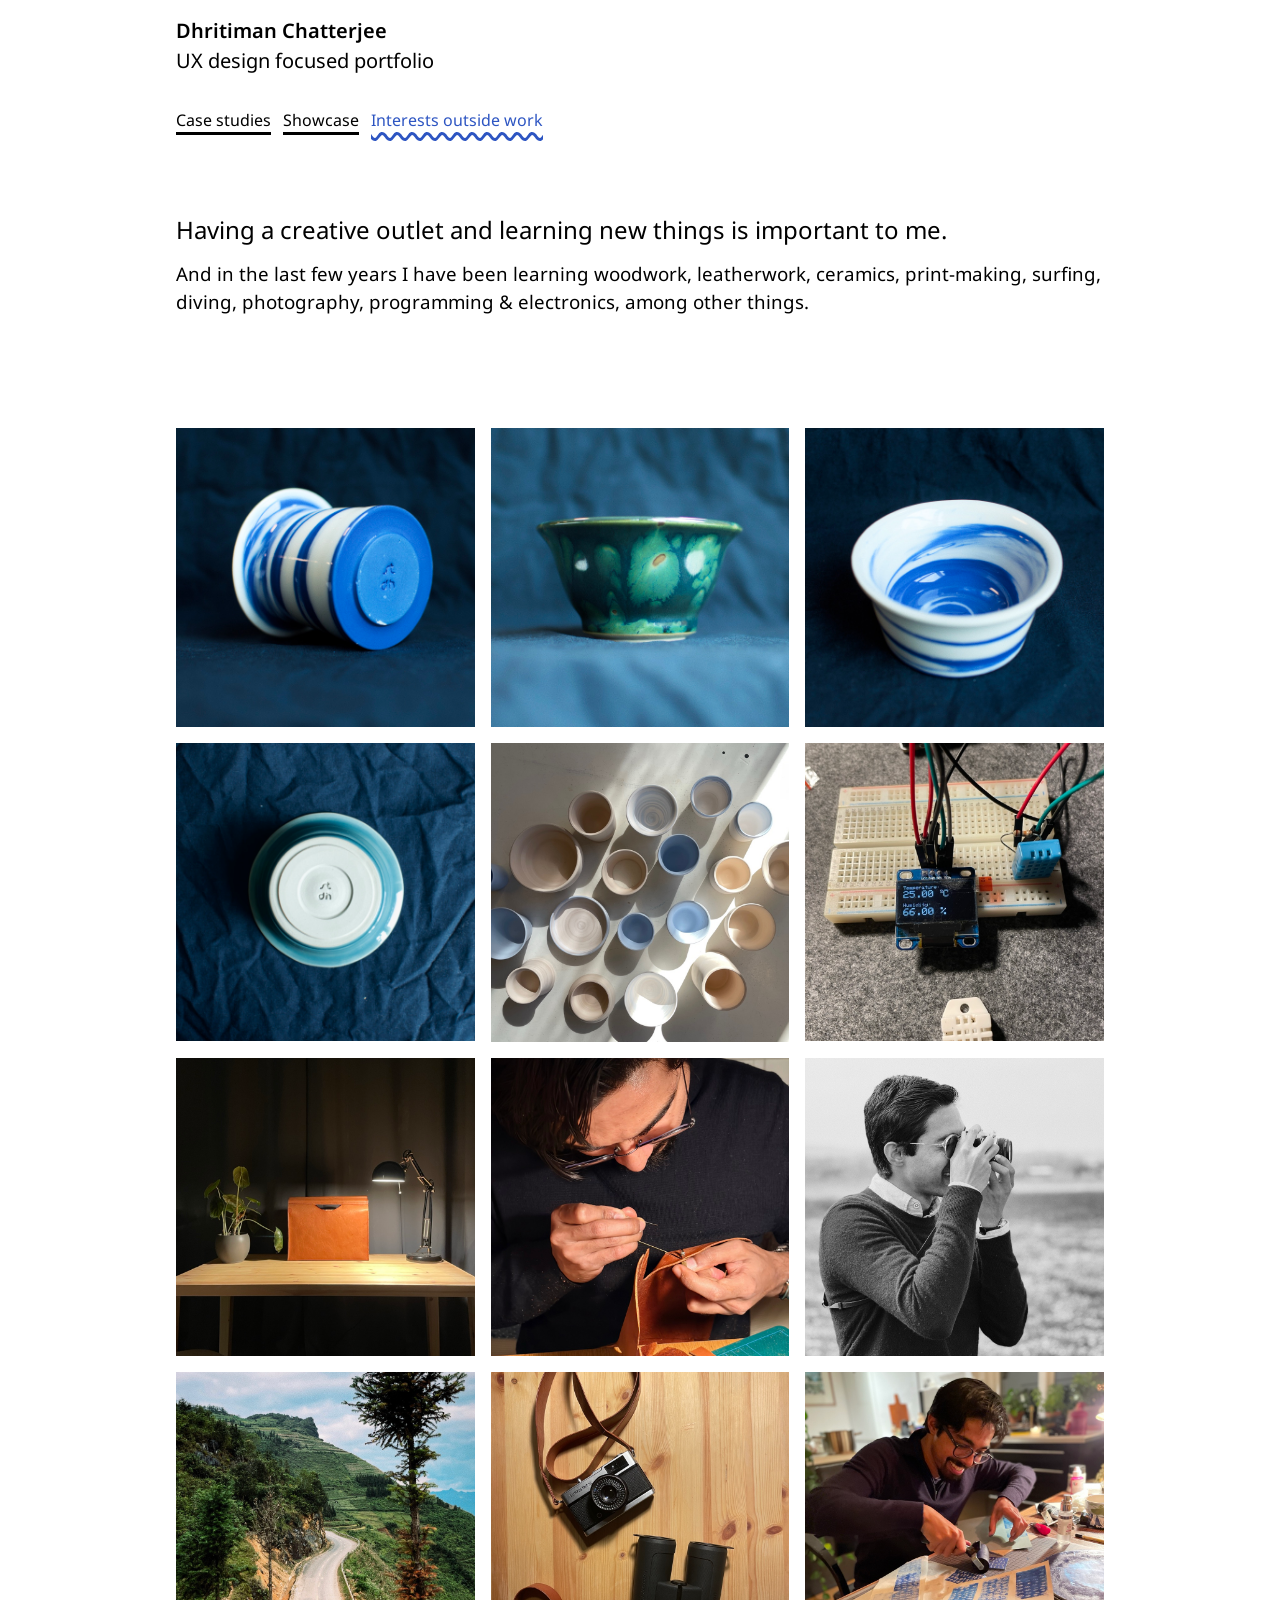
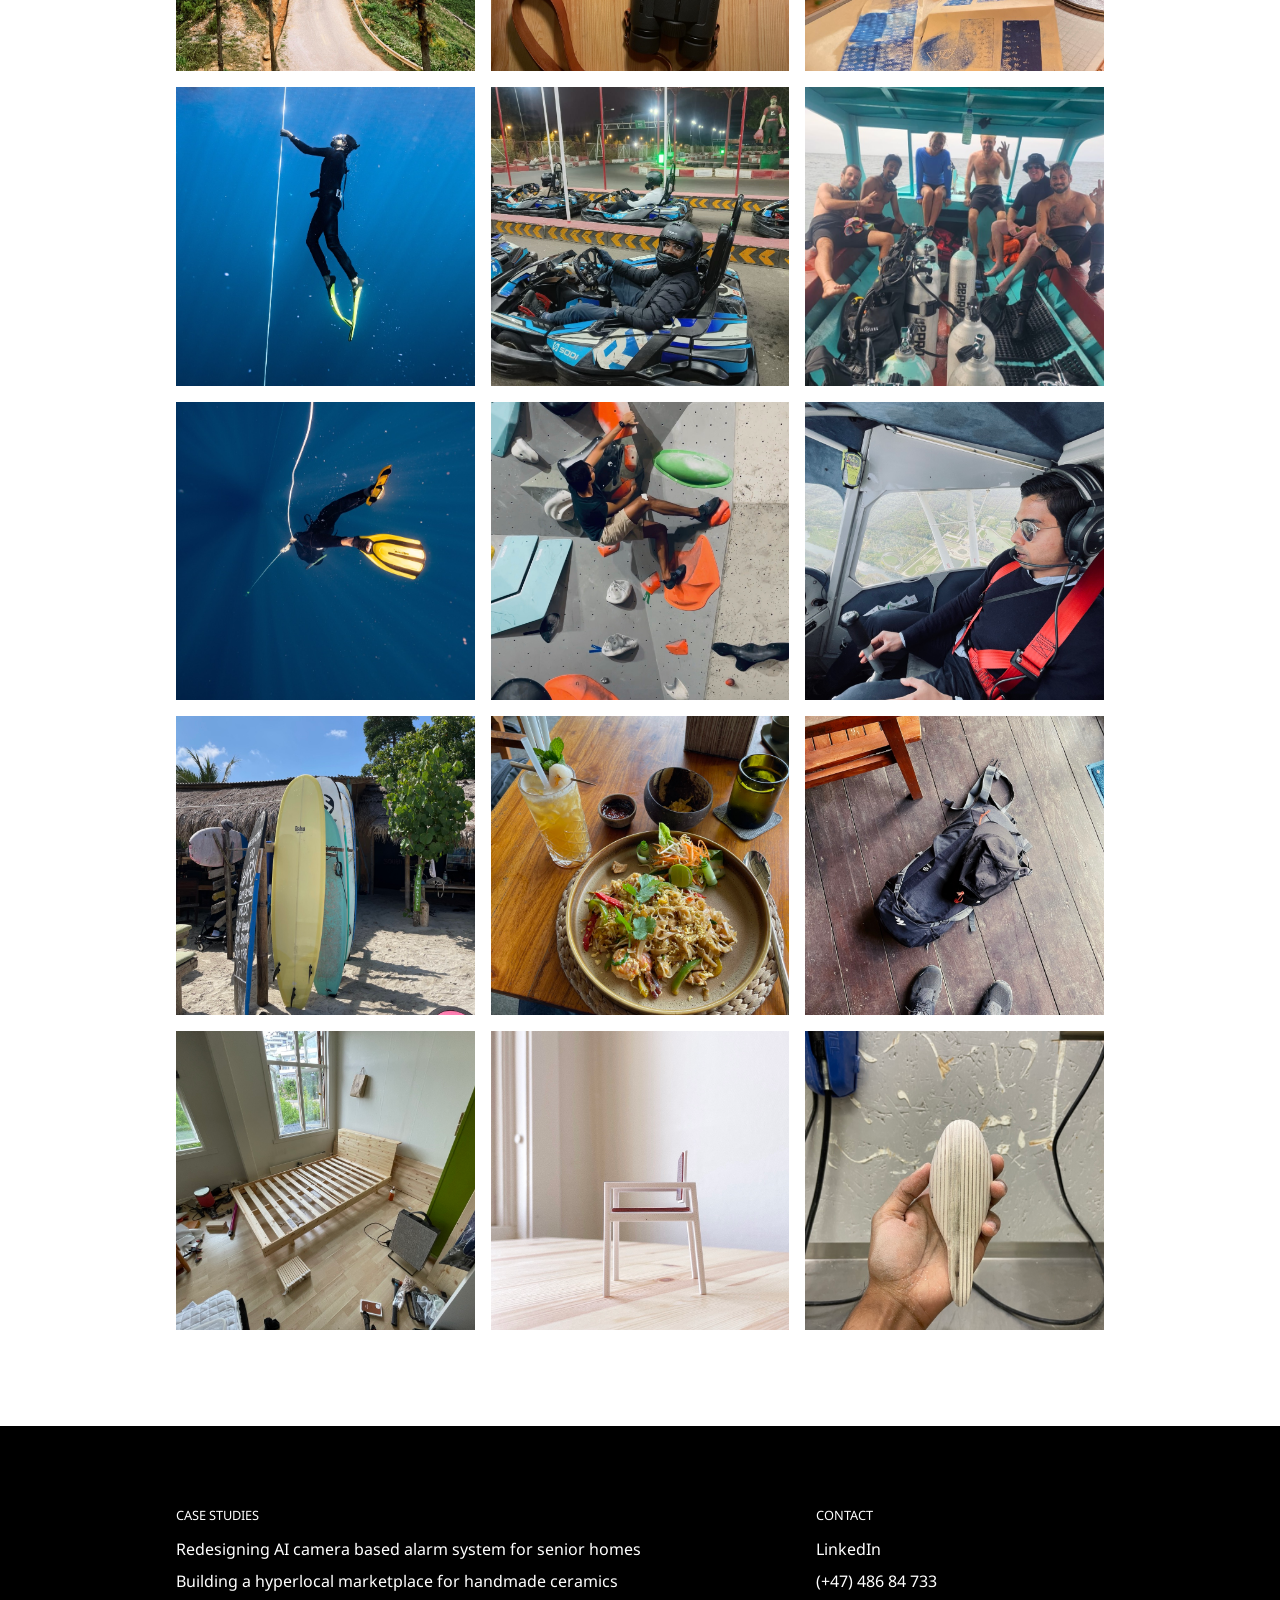
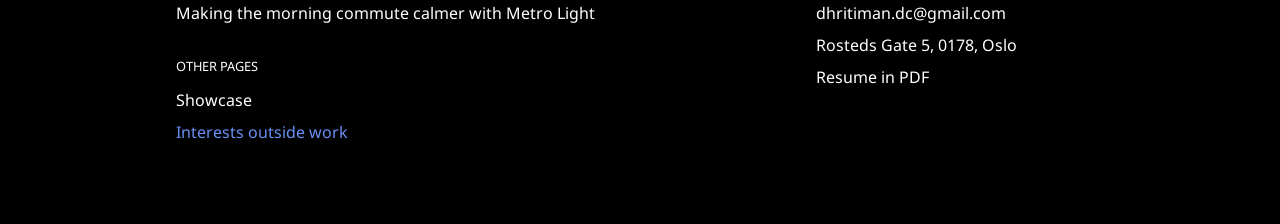
<file: pages/interests.html>
<!DOCTYPE html>
<html lang="en">

<head>
    <meta charset="UTF-8">
    <meta name="viewport" content="width=device-width, initial-scale=1.0">
    <title>Interests</title>
    <link rel="preconnect" href="https://fonts.googleapis.com">
    <link rel="preconnect" href="https://fonts.gstatic.com" crossorigin>
    <link href="https://fonts.googleapis.com/css2?family=Noto+Sans:wght@500&display=swap" rel="stylesheet">
    <link rel="stylesheet" href="../styles.css">
    <link rel="icon" type="image/png" href="../assets/favicon.png">
</head>

<body>
    <header onclick="window.location.href='../index.html';">
        <div class="logo">Dhritiman Chatterjee</div>
        <div class="subtext">UX design focused portfolio</div>
    </header>
    <nav>
        <a href="../index.html#case-studies">Case studies</a>
        <a href="./showcase.html">Showcase</a>
        <a href="./interests.html" class="current">Interests outside work</a>
    </nav>
    <main>
        <section class="intro">
            <h2>Having a creative outlet and learning new things is important to me.</h2>
            <h3>And in the last few years I have been learning woodwork, leatherwork, ceramics, print-making, surfing,
                diving, photography, programming & electronics, among other things.</h3>
        </section>
        <section class="image-gallery">
            <img src="../assets/interests/ceramics_1.jpeg" alt="pottery">
            <img src="../assets/interests/ceramics_2.jpeg" alt="pottery">
            <img src="../assets/interests/ceramics_3.jpeg" alt="pottery">
            <img src="../assets/interests/ceramics_4.jpeg" alt="pottery">
            <img src="../assets/interests/ceramics_5.jpeg" alt="pottery">
            <img src="../assets/interests/elecronics_1.jpeg" alt="electronics">
            <img src="../assets/interests/leatherwork_1.jpeg" alt="leatherworking">
            <img src="../assets/interests/leatherwork_2.jpeg" alt="leatherworking">
            <img src="../assets/interests/photography_1.jpeg" alt="photography">
            <img src="../assets/interests/photography_2.jpeg" alt="photography">
            <img src="../assets/interests/photography_3.jpeg" alt="photography">
            <img src="../assets/interests/printmaking_1.jpeg" alt="printmaking">
            <img src="../assets/interests/sports_1.jpeg" alt="sports">
            <img src="../assets/interests/sports_2.jpeg" alt="sports">
            <img src="../assets/interests/sports_3.jpeg" alt="sports">
            <img src="../assets/interests/sports_4.jpeg" alt="sports">
            <img src="../assets/interests/sports_5.jpeg" alt="sports">
            <img src="../assets/interests/sports_6.jpeg" alt="sports">
            <img src="../assets/interests/sports_7.jpeg" alt="sports">
            <img src="../assets/interests/travel_1.jpeg" alt="travel">
            <img src="../assets/interests/travel_2.jpeg" alt="travel">
            <img src="../assets/interests/woodwork_1.jpeg" alt="woodworking">
            <img src="../assets/interests/woodwork_2.jpeg" alt="woodworking">
            <img src="../assets/interests/woodwork_3.jpeg" alt="woodworking">
        </section>
    </main>
    <footer>
        <div class="footer-content">
            <div class="links">
                <div class="sub-links">
                    <div class="section-title">case studies</div>
                    <ul class="footer-list-items">
                        <a href="./camera-supervision.html">Redesigning AI camera based alarm system for senior
                            homes</a>
                        <a href="./handmud.html">Building a hyperlocal marketplace for handmade ceramics</a>
                        <a href="./metro-light.html">Making the morning commute calmer with Metro Light</a>
                    </ul>
                </div>
                <div class="sub-links">
                    <div class="section-title">other pages</div>
                    <ul class="footer-list-items">
                        <a href="./showcase.html">Showcase</a>
                        <a href="./interests.html" class="current-footer">Interests outside work</a>
                    </ul>
                </div>
            </div>
            <address>
                <div class="section-title">contact</div>
                <ul class="footer-list-items">
                    <a href="https://www.linkedin.com/in/dhritiman-chatterjee/" target="_blank">LinkedIn</a>
                    <a href="tel:+4748684733">(+47) 486 84 733</a>
                    <a href="mailto:dhritiman.dc@gmail.com">dhritiman.dc@gmail.com</a>
                    <p>Rosteds Gate 5, 0178, Oslo</p>
                    <a href="./assets/dhritiman_chatterjee_resume.pdf" download>Resume in PDF</a>
                </ul>
            </address>
        </div>
    </footer>

</body>

</html>
</file>
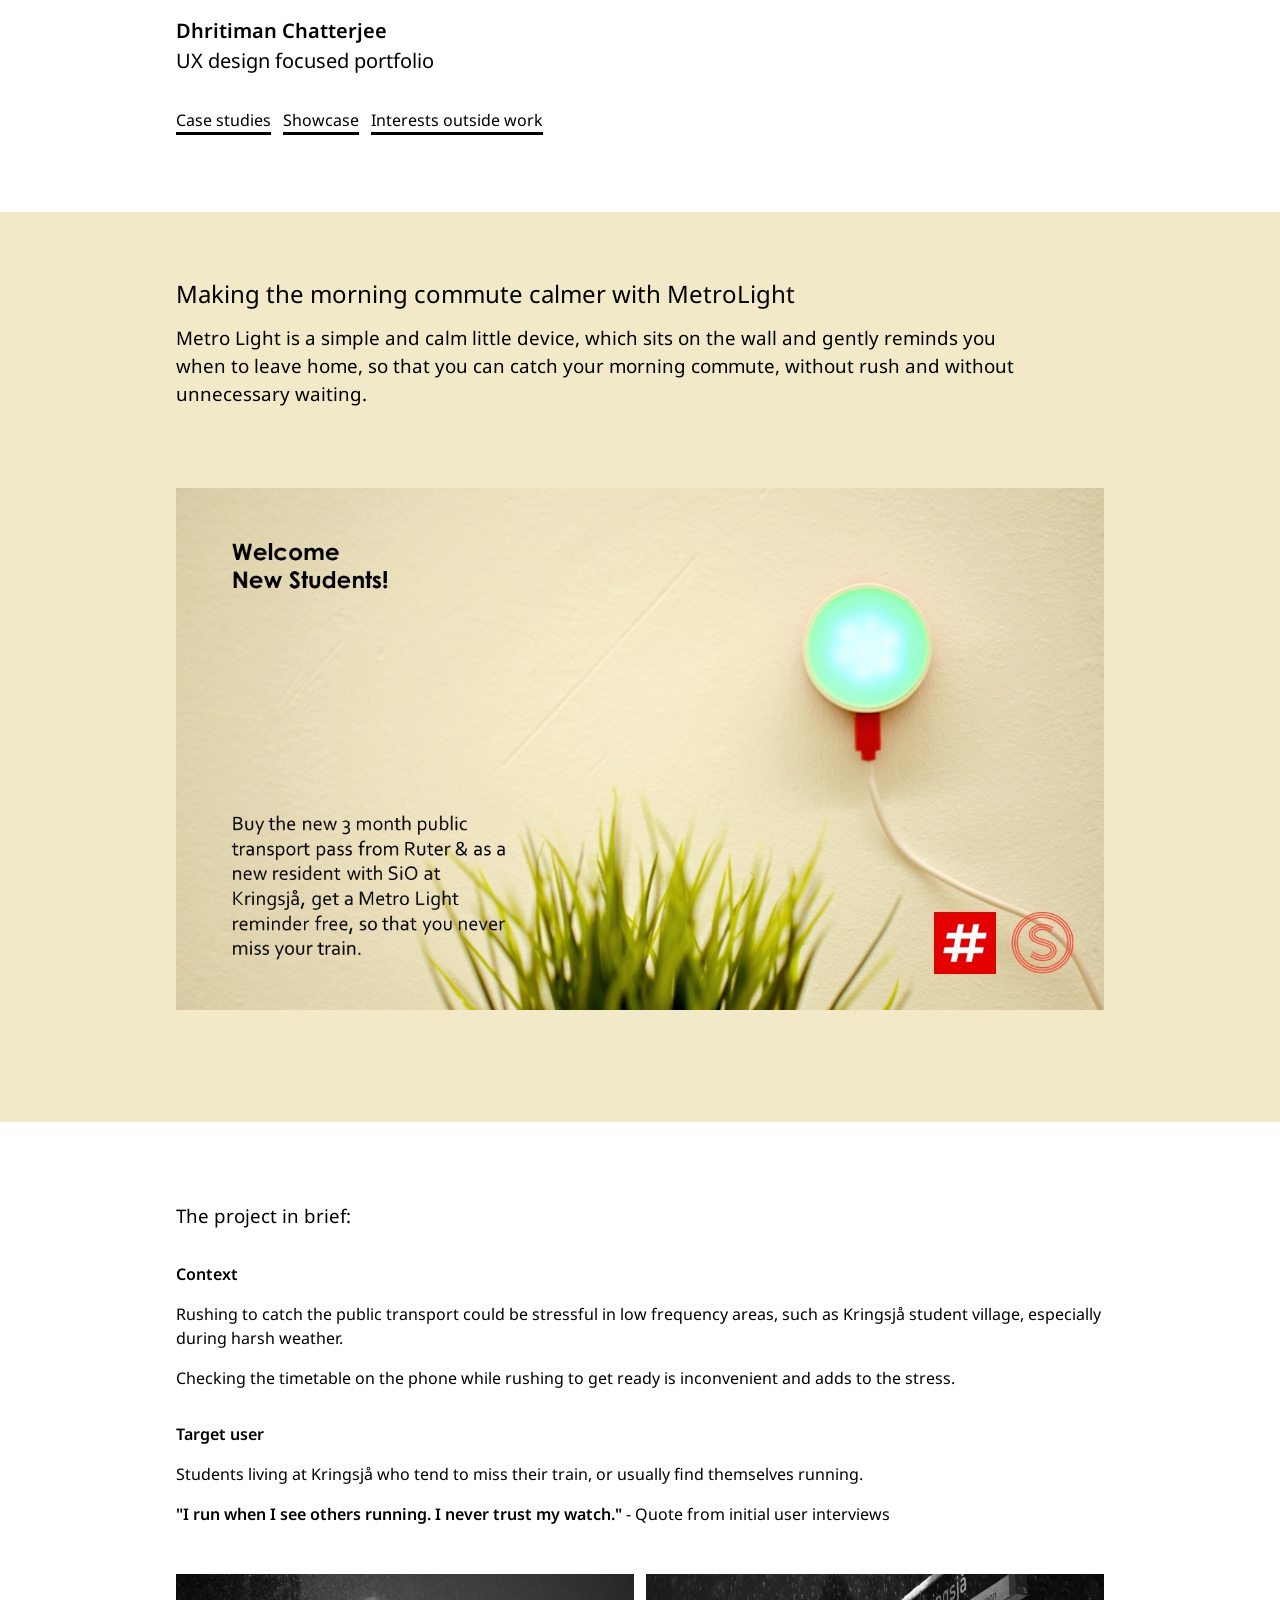
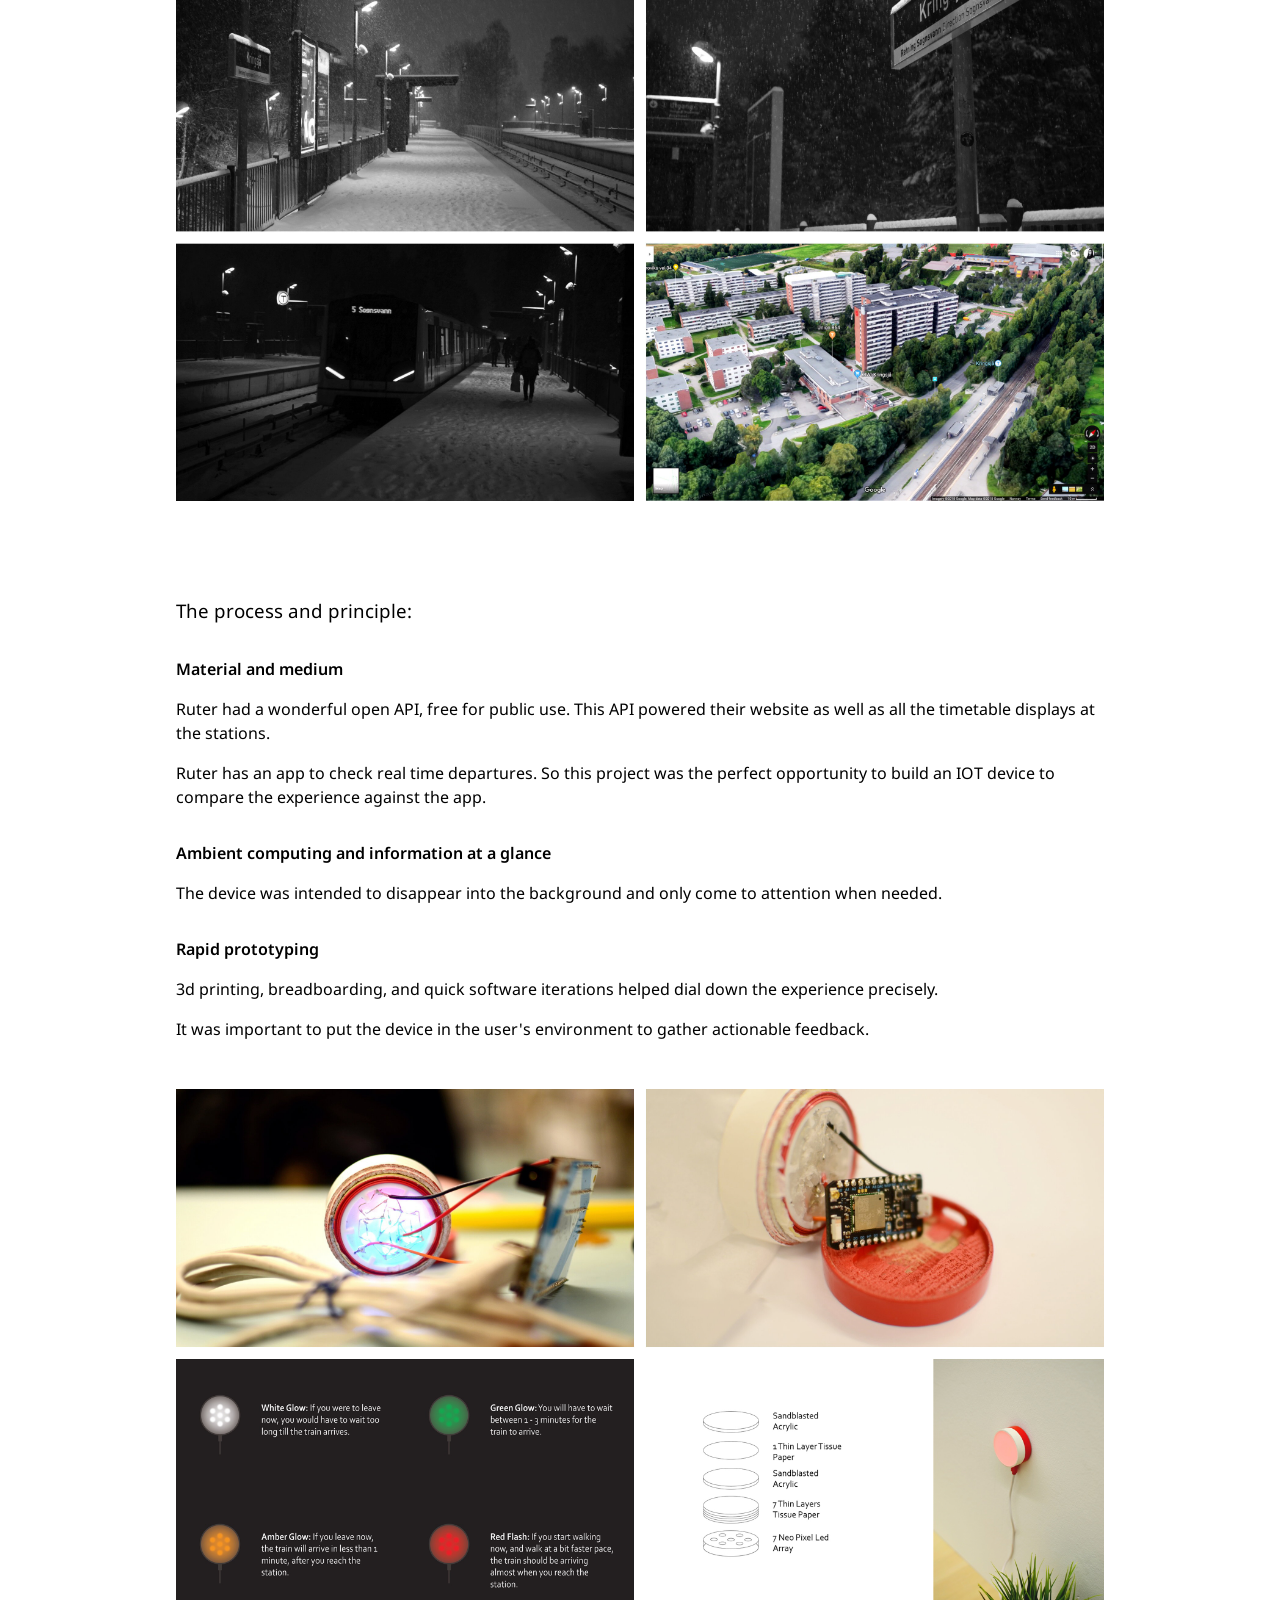
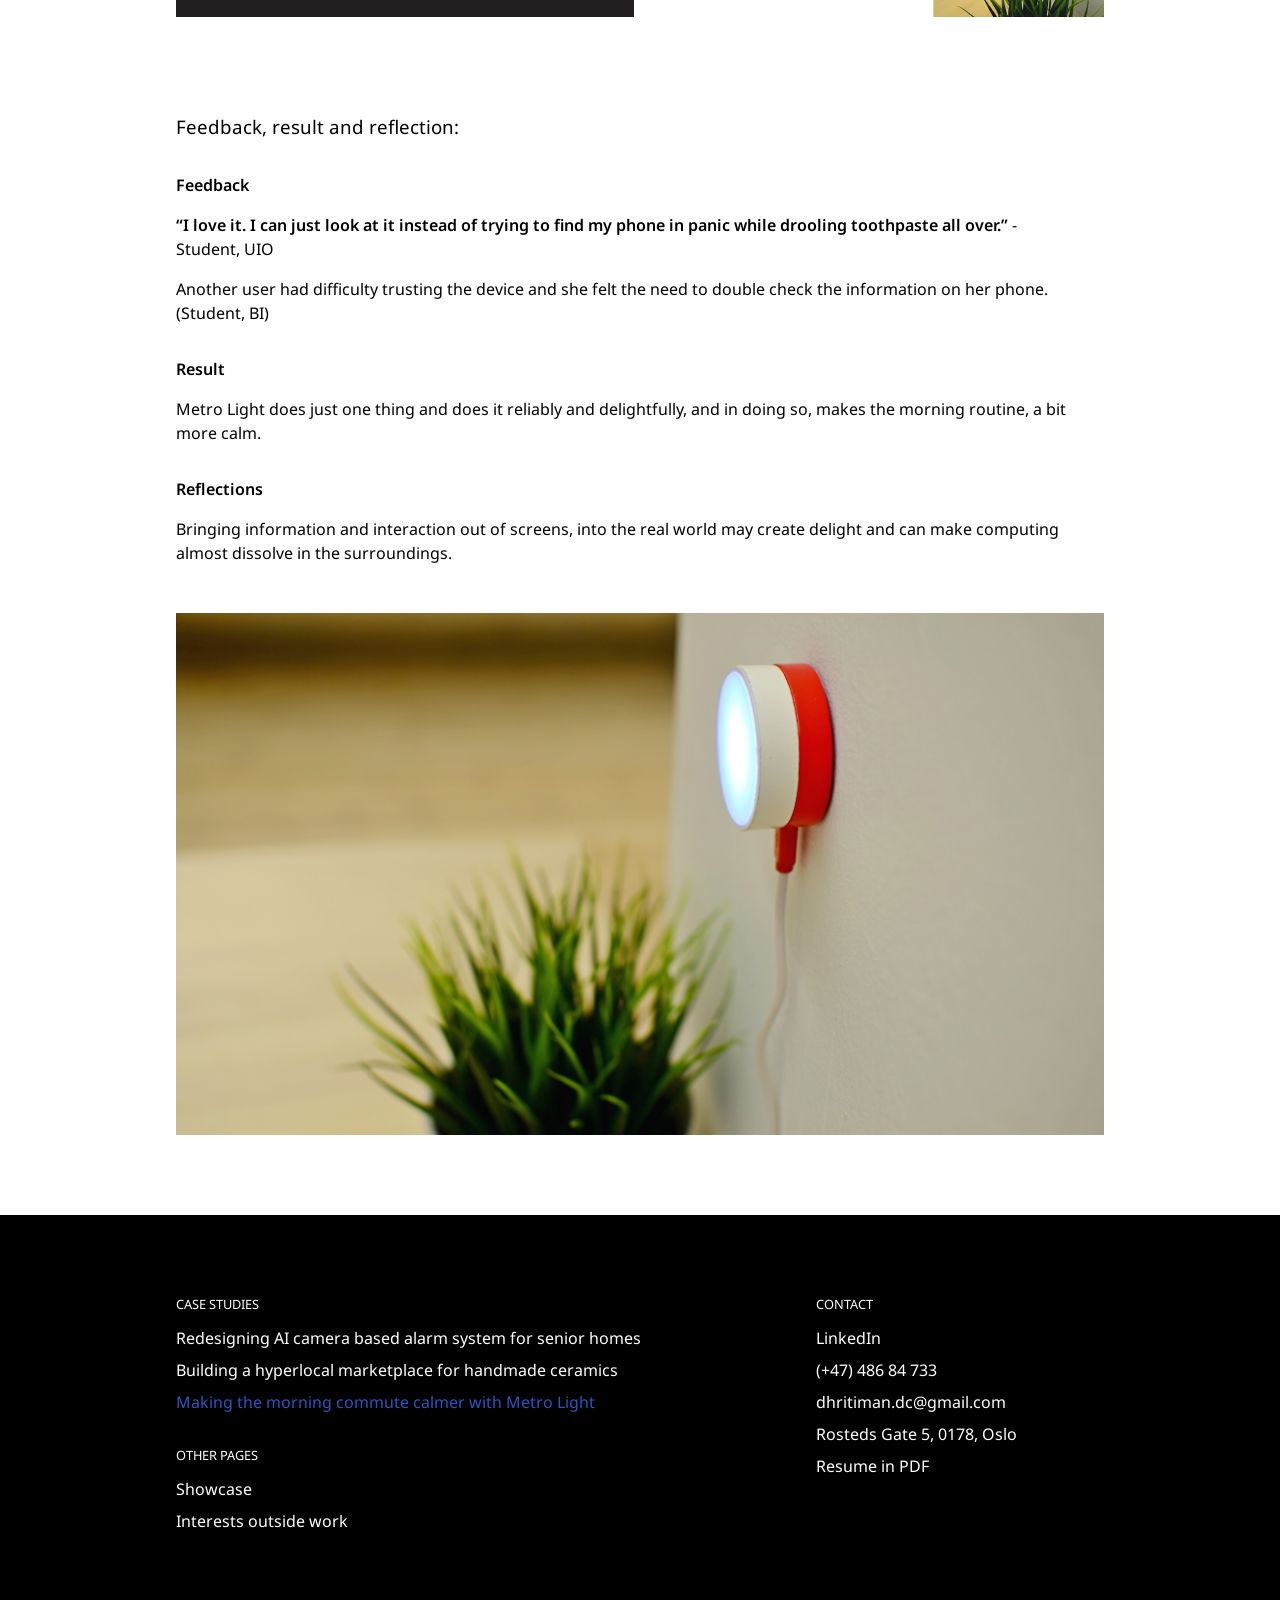
<file: pages/metro-light.html>
<!DOCTYPE html>
<html lang="en">

<head>
    <meta charset="UTF-8">
    <meta name="viewport" content="width=device-width, initial-scale=1.0">
    <title>Metro Light</title>
    <link rel="preconnect" href="https://fonts.googleapis.com">
    <link rel="preconnect" href="https://fonts.gstatic.com" crossorigin>
    <link href="https://fonts.googleapis.com/css2?family=Noto+Sans:wght@500&display=swap" rel="stylesheet">
    <link rel="stylesheet" href="../styles.css">
    <link rel="icon" type="image/png" href="../assets/favicon.png">
</head>

<body>
    <header onclick="window.location.href='../index.html';">
        <div class="logo">Dhritiman Chatterjee</div>
        <div class="subtext">UX design focused portfolio</div>
    </header>
    <nav>
        <a href="../index.html#case-studies">Case studies</a>
        <a href="./showcase.html">Showcase</a>
        <a href="./interests.html">Interests outside work</a>
    </nav>
    <main>
        <section class="hero metro-light">
            <div class="hero-content">
                <h2>Making the morning commute calmer with MetroLight</h2>
                <h3>Metro Light is a simple and calm little device, which sits on the wall and gently reminds you when
                    to leave home, so that you can catch your morning commute, without rush and without unnecessary
                    waiting.</h3>
            </div>
            <div class="hero-image">
                <img src="../assets/metro_light/metro_light.jpeg"
                    alt="A mockup of an advert for the metro light device, on a wall.">
            </div>
        </section>
        <section class="content-section">
            <h3 class="content-section-header">The project in brief:</h3>
            <div class="content-paragraph-snippet">
                <h4>Context</h4>
                <p>Rushing to catch the public transport could be stressful in low frequency areas, such as Kringsjå
                    student village, especially during harsh weather.</p>
                <p>Checking the timetable on the phone while rushing to get ready is inconvenient and adds to the
                    stress.</p>
            </div>
            <div class="content-paragraph-snippet">
                <h4>Target user</h4>
                <p>Students living at Kringsjå who tend to miss their train, or usually find themselves running.</p>
                <p> <span class="bold-text">"I run when I see others running. I never trust my watch."</span> - Quote
                    from initial user interviews</p>
            </div>
            <img class="content-image" src="../assets/metro_light/context.jpeg"
                alt="An image grid showing the context of the Kringsjå student village in Oslo.">
        </section>
        <section class="content-section">
            <h3 class="content-section-header">The process and principle:</h3>
            <div class="content-paragraph-snippet">
                <h4>Material and medium</h4>
                <p>Ruter had a wonderful open API, free for public use. This API powered their website as well as all
                    the timetable displays at the stations.</p>
                <p>Ruter has an app to check real time departures. So this project was the perfect opportunity to build
                    an IOT device to compare the experience against the app.</p>
            </div>
            <div class="content-paragraph-snippet">
                <h4>Ambient computing and information at a glance</h4>
                <p>The device was intended to disappear into the background and only come to attention when needed.</p>
            </div>
            <div class="content-paragraph-snippet">
                <h4>Rapid prototyping</h4>
                <p>3d printing, breadboarding, and quick software iterations helped dial down the experience precisely.
                </p>
                <p>It was important to put the device in the user's environment to gather actionable feedback.</p>
            </div>
            <img class="content-image" src="../assets/metro_light/construction.jpeg"
                alt="An image grid showing the construction and working principle of metro light.">
        </section>

        <section class="content-section">
            <h3 class="content-section-header">Feedback, result and reflection:</h3>
            <div class="content-paragraph-snippet">
                <h4>Feedback</h4>
                <p> <span class="bold-text">“I love it. I can just look at it instead of trying to find my phone in
                        panic while drooling toothpaste all over.”</span> - Student, UIO</p>
                <p>Another user had difficulty trusting the device and she felt the need to double check the information
                    on her phone. (Student, BI)</p>
            </div>
            <div class="content-paragraph-snippet">
                <h4>Result</h4>
                <p>Metro Light does just one thing and does it reliably and delightfully, and in doing so, makes the
                    morning routine, a bit more calm.</p>
            </div>
            <div class="content-paragraph-snippet">
                <h4>Reflections</h4>
                <p>Bringing information and interaction out of screens, into the real world may create delight and can
                    make computing almost dissolve in the surroundings.</p>
            </div>
            <img class="content-image" src="../assets/metro_light/metro_light_side_view.jpg"
                alt="An image of metro light device, glowing on the wall.">
        </section>
    </main>
    <footer>
        <div class="footer-content">
            <div class="links">
                <div class="sub-links">
                    <div class="section-title">case studies</div>
                    <ul class="footer-list-items"><a href="./camera-supervision.html">Redesigning AI camera based alarm
                            system for senior homes</a>
                        <a href="./handmud.html">Building a hyperlocal marketplace for handmade ceramics</a>
                        <a href="./metro-light.html" class="current">Making the morning commute calmer with Metro
                            Light</a>
                    </ul>
                </div>
                <div class="sub-links">
                    <div class="section-title">other pages</div>
                    <ul class="footer-list-items">
                        <a href="./showcase.html">Showcase</a>
                        <a href="./interests.html">Interests outside work</a>
                    </ul>
                </div>
            </div>
            <address>
                <div class="section-title">contact</div>
                <ul class="footer-list-items">
                    <a href="https://www.linkedin.com/in/dhritiman-chatterjee/" target="_blank">LinkedIn</a>
                    <a href="tel:+4748684733">(+47) 486 84 733</a>
                    <a href="mailto:dhritiman.dc@gmail.com">dhritiman.dc@gmail.com</a>
                    <p>Rosteds Gate 5, 0178, Oslo</p>
                    <a href="./assets/dhritiman_chatterjee_resume.pdf" download>Resume in PDF</a>
                </ul>
            </address>
        </div>
    </footer>

</body>

</html>
</file>
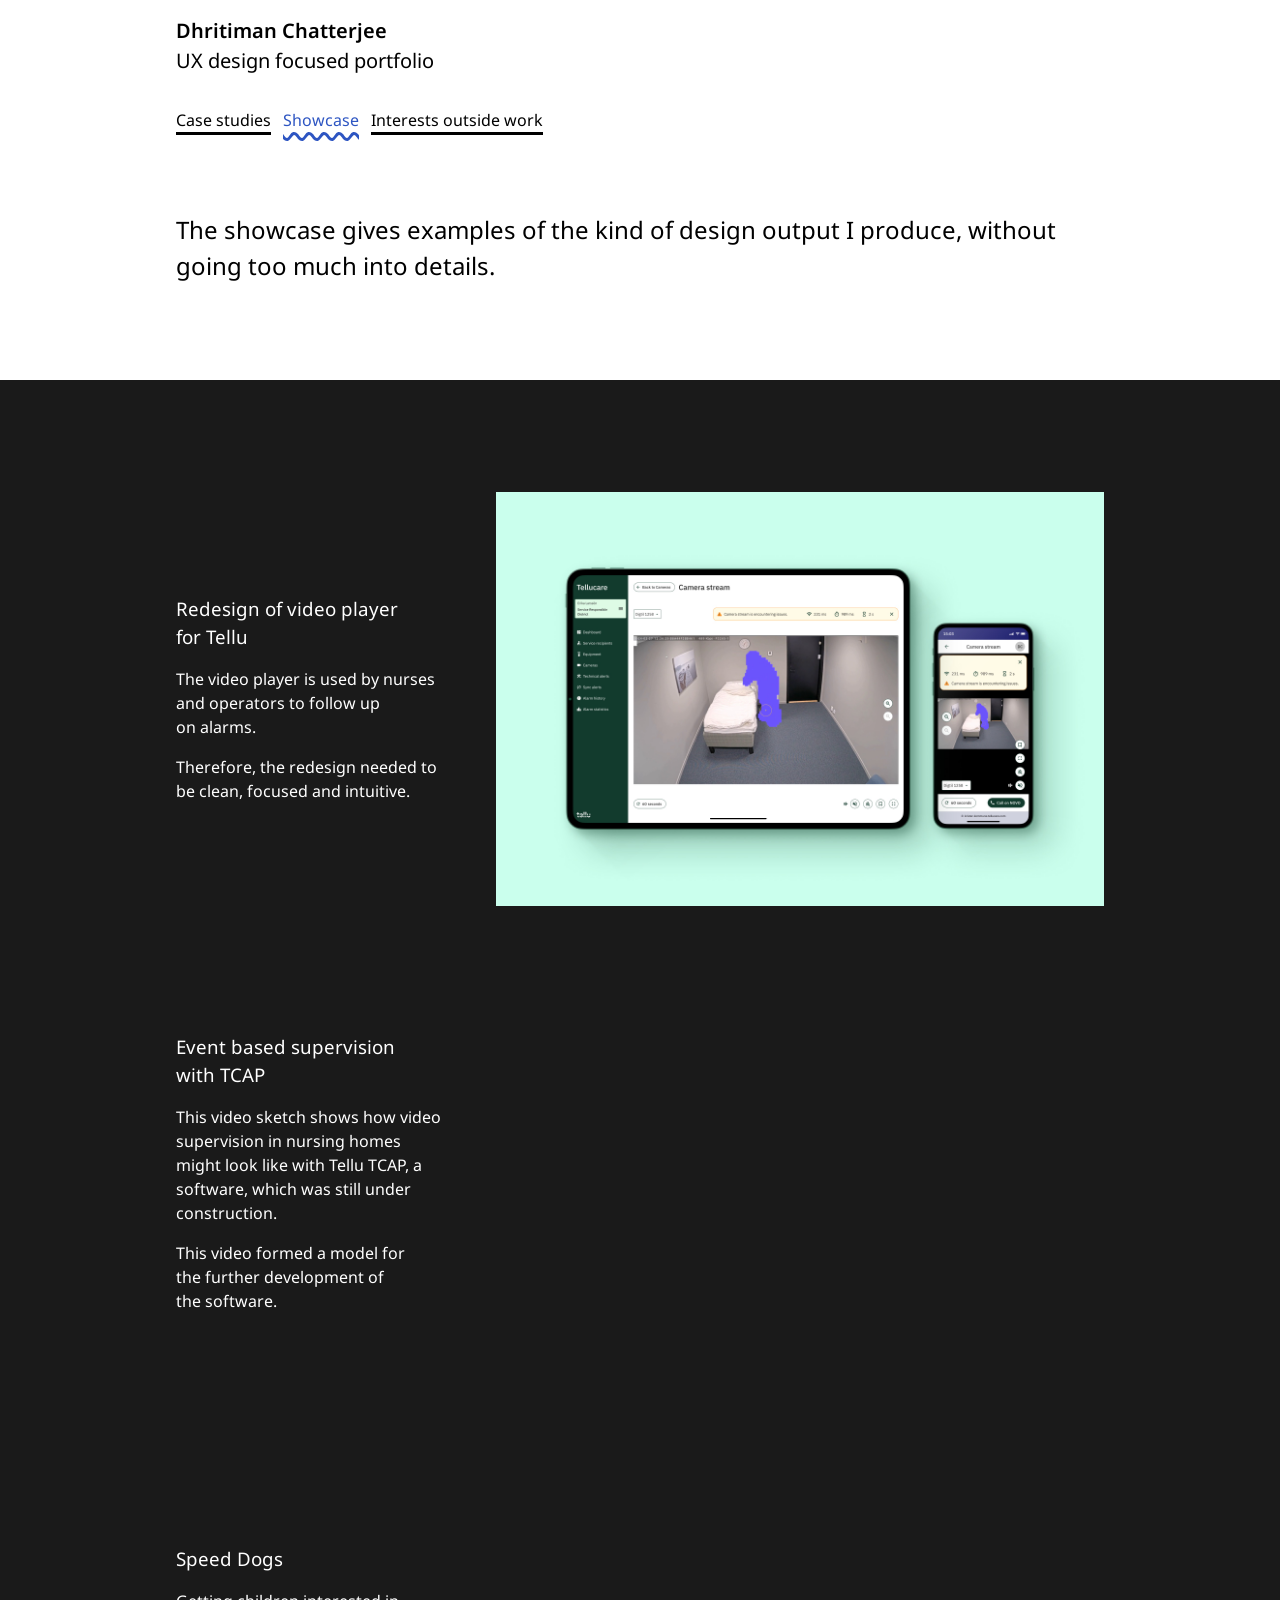
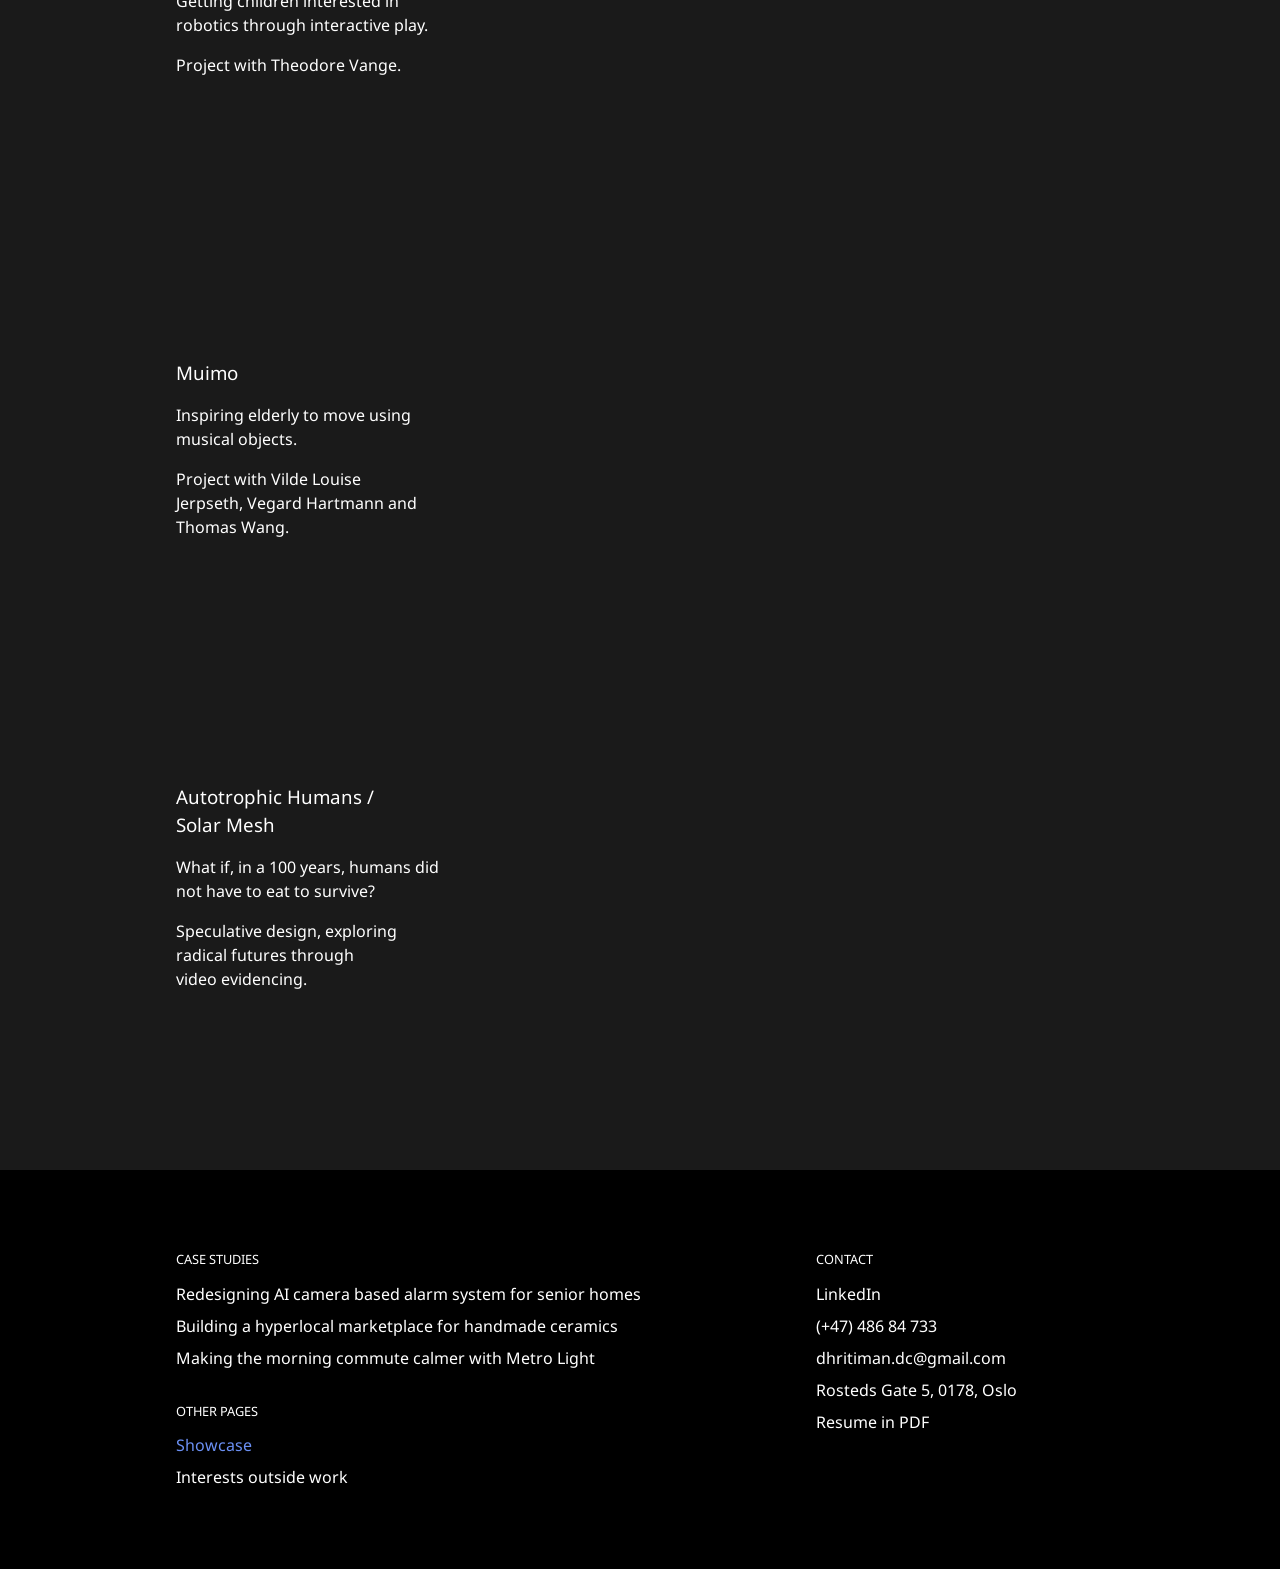
<file: pages/showcase.html>
<!DOCTYPE html>
<html lang="en">

<head>
    <meta charset="UTF-8">
    <meta name="viewport" content="width=device-width, initial-scale=1.0">
    <title>Showcase</title>
    <link rel="preconnect" href="https://fonts.googleapis.com">
    <link rel="preconnect" href="https://fonts.gstatic.com" crossorigin>
    <link href="https://fonts.googleapis.com/css2?family=Noto+Sans:wght@500&display=swap" rel="stylesheet">
    <link rel="stylesheet" href="../styles.css">
    <link rel="icon" type="image/png" href="../assets/favicon.png">
</head>

<body>
    <header onclick="window.location.href='../index.html';">
        <div class="logo">Dhritiman Chatterjee</div>
        <div class="subtext">UX design focused portfolio</div>
    </header>
    <nav>
        <a href="../index.html#case-studies">Case studies</a>
        <a href="./showcase.html" class="current">Showcase</a>
        <a href="./interests.html">Interests outside work</a>
    </nav>
    <main>
        <section class="intro">
            <h2>The showcase gives examples of the kind of design output I produce, without going too much into details.
            </h2>
        </section>
        <section class="cases">
            <div class="showcase">
                <div class="showcase-info">
                    <h3 class="showcase-title">Redesign of video player for Tellu</h3>
                    <p class="showcase-description">The video player is used by nurses and operators to follow up on
                        alarms.</p>
                    <p class="showcase-description">Therefore, the redesign needed to be clean, focused and intuitive.
                    </p>
                </div>
                <div class="showcase-image">
                    <img src="../assets/showcase/streaming.jpeg"
                        alt="screenshots showing redesigned Tellu camera video stream.">
                </div>
            </div>
            <div class="showcase">
                <div class="showcase-info">
                    <h3 class="showcase-title">Event based supervision with TCAP</h3>
                    <p class="showcase-description">This video sketch shows how video supervision in nursing homes might
                        look like with Tellu TCAP, a software, which was still under construction.</p>
                    <p class="showcase-description">This video formed a model for the further development of the
                        software.</p>
                </div>
                <div class="showcase-image">
                    <div style="padding:56.25% 0 0 0;position:relative;"><iframe
                            src="https://player.vimeo.com/video/1092481807" frameborder="0"
                            allow="autoplay; fullscreen; picture-in-picture; clipboard-write; encrypted-media; web-share"
                            referrerpolicy="strict-origin-when-cross-origin"
                            style="position:absolute;top:0;left:0;width:100%;height:100%;"
                            title="Event based supervision with TCAP"></iframe></div>
                    <script src="https://player.vimeo.com/api/player.js"></script>
                </div>
            </div>
            <div class="showcase">
                <div class="showcase-info">
                    <h3 class="showcase-title">Speed Dogs</h3>
                    <p class="showcase-description">Getting children interested in robotics through interactive play.
                    </p>
                    <p class="showcase-description">Project with Theodore Vange.</p>
                </div>
                <div class="showcase-image">
                    <div style="padding:56.25% 0 0 0;position:relative;"><iframe
                            src="https://player.vimeo.com/video/292471378" frameborder="0"
                            allow="autoplay; fullscreen; picture-in-picture; clipboard-write; encrypted-media; web-share"
                            referrerpolicy="strict-origin-when-cross-origin"
                            style="position:absolute;top:0;left:0;width:100%;height:100%;"
                            title="Event based supervision with TCAP"></iframe></div>
                    <script src="https://player.vimeo.com/api/player.js"></script>
                </div>
            </div>
            <div class="showcase">
                <div class="showcase-info">
                    <h3 class="showcase-title">Muimo</h3>
                    <p class="showcase-description">Inspiring elderly to move using musical objects.</p>
                    <p class="showcase-description">Project with Vilde Louise Jerpseth, Vegard Hartmann and Thomas Wang.
                    </p>
                </div>
                <div class="showcase-image">
                    <div style="padding:56.25% 0 0 0;position:relative;"><iframe
                            src="https://player.vimeo.com/video/308910897" frameborder="0"
                            allow="autoplay; fullscreen; picture-in-picture; clipboard-write; encrypted-media; web-share"
                            referrerpolicy="strict-origin-when-cross-origin"
                            style="position:absolute;top:0;left:0;width:100%;height:100%;"
                            title="Event based supervision with TCAP"></iframe></div>
                    <script src="https://player.vimeo.com/api/player.js"></script>
                </div>
            </div>
            <div class="showcase">
                <div class="showcase-info">
                    <h3 class="showcase-title">Autotrophic Humans / Solar Mesh</h3>
                    <p class="showcase-description">What if, in a 100 years, humans did not have to eat to survive?</p>
                    <p class="showcase-description">Speculative design, exploring radical futures through video
                        evidencing.</p>
                </div>
                <div class="showcase-image">
                    <div style="padding:56.25% 0 0 0;position:relative;"><iframe
                            src="https://player.vimeo.com/video/1204664756" frameborder="0"
                            allow="autoplay; fullscreen; picture-in-picture; clipboard-write; encrypted-media; web-share"
                            referrerpolicy="strict-origin-when-cross-origin"
                            style="position:absolute;top:0;left:0;width:100%;height:100%;"
                            title="Event based supervision with TCAP"></iframe></div>
                    <script src="https://player.vimeo.com/api/player.js"></script>
                </div>
            </div>
        </section>
    </main>
    <footer>
        <div class="footer-content">
            <div class="links">
                <div class="sub-links">
                    <div class="section-title">case studies</div>
                    <ul class="footer-list-items">
                        <a href="./camera-supervision.html">Redesigning AI camera based alarm system for senior
                            homes</a>
                        <a href="./handmud.html">Building a hyperlocal marketplace for handmade ceramics</a>
                        <a href="./metro-light.html">Making the morning commute calmer with Metro Light</a>
                    </ul>
                </div>
                <div class="sub-links">
                    <div class="section-title">other pages</div>
                    <ul class="footer-list-items">
                        <a href="./showcase.html" class="current-footer">Showcase</a>
                        <a href="./interests.html">Interests outside work</a>
                    </ul>
                </div>
            </div>
            <address>
                <div class="section-title">contact</div>
                <ul class="footer-list-items">
                    <a href="https://www.linkedin.com/in/dhritiman-chatterjee/" target="_blank">LinkedIn</a>
                    <a href="tel:+4748684733">(+47) 486 84 733</a>
                    <a href="mailto:dhritiman.dc@gmail.com">dhritiman.dc@gmail.com</a>
                    <p>Rosteds Gate 5, 0178, Oslo</p>
                    <a href="./assets/dhritiman_chatterjee_resume.pdf" download>Resume in PDF</a>
                </ul>
            </address>
        </div>
    </footer>

</body>

</html>
</file>
<file: styles.css>
/*Reset*/

html {
    box-sizing: border-box;
    font-family: 'Noto Sans', sans-serif;
    font-size: 16px;
    overflow-x: hidden;
    overscroll-behavior-y: none;
    scroll-behavior: smooth;
}

*,
*:before,
*:after {
    box-sizing: inherit;
}

body,
h1,
h2,
h3,
h4,
h5,
h6,
p,
ol,
ul {
    margin: 0;
    padding: 0;
    font-weight: 400;
    line-height: 1.5;
    -webkit-font-smoothing: antialiased;
    overflow-wrap: break-word;
}

h4 {
    font-weight: 600;
}

p {
    text-wrap: pretty;
}


h1,
h2,
h3,
h4,
h5,
h6 {
    text-wrap: pretty;
}


img,
picture,
video,
canvas,
svg {
    display: block;
    max-width: 100%;
}

input,
button,
textarea,
select {
    font: inherit;
}

#root,
#__next {
    isolation: isolate;
}

/*Global styles*/

.bold-text {
    font-weight: 600;
}

body {
    display: flex;
    flex-direction: column;
    align-items: center;
    overflow-x: hidden;
}

header {
    display: flex;
    flex-direction: column;
    padding: 1rem;
    max-width: 960px;
    width: 100%;
    font-size: 1.25rem;
    cursor: pointer;
}

header:hover {
    color: #2d55c2;
}

.logo {
    font-weight: 600;
    font-size: 1.25rem;
}

nav {
    display: flex;
    gap: .75rem;
    padding: 1rem 1rem;
    font-size: 1rem;
    width: 100%;
    max-width: 960px;
}

main {
    display: flex;
    flex-direction: column;
    align-items: center;
    width: 100%;
}

footer {
    color: white;
    background-color: black;
    width: 100%;
    display: flex;
    flex-direction: column;
    align-items: center;
    padding: 4rem 0;
}

footer a {
    text-decoration: none;
}

.footer-content {
    max-width: 960px;
    display: grid;
    grid-template-columns: 2fr 1fr;
    column-gap: 4rem;
    row-gap: 1rem;
    padding: 1rem;
    width: 100%;
}

.projects {
    display: flex;
    flex-direction: column;
}

.links {
    display: flex;
    flex-direction: column;
    gap: 2rem;
}

.sub-links {
    display: flex;
    flex-direction: column;
    gap: .25rem;
}

.section-title {
    text-transform: uppercase;
    margin-bottom: .5rem;
    font-size: .8rem;
}

.footer-list-items {
    display: flex;
    flex-direction: column;
    max-width: fit-content;
    gap: .5rem;
}

address {
    display: flex;
    flex-direction: column;
    gap: 0.25rem;
    font-style: normal;
    max-width: fit-content;
}

.link-button {
    color: white;
    background-color: #303030;
    padding: .5rem .75rem;
    border-radius: .5rem;
    max-width: fit-content;
    text-decoration: none;
    cursor: pointer;
    margin-top: 1rem;
}

.link-button:hover {
    color: white;
    background-color: #2d55c2;
}

a {
    color: inherit;
    text-decoration-thickness: 3px;
    text-underline-offset: 6px;
}

a:hover {
    color: #2d55c2;
}

.current {
    cursor: default;
    text-decoration-style: wavy;
    pointer-events: none;
    color: #2d55c2;
}

.current-footer {
    cursor: default;
    pointer-events: none;
    color: #6b90f4;
}

.hero {
    margin-top: 4rem;
    width: 100%;
    padding-top: 4rem;
    padding-bottom: 6rem;
    display: flex;
    flex-direction: column;
    align-items: center;
    margin-bottom: 4rem;
}

.hero-content {
    max-width: 960px;
    gap: 0.75rem;
    display: flex;
    flex-direction: column;
    padding-left: 1rem;
    padding-right: 5rem;
    width: 100%;
}

.hero-image {
    max-width: 960px;
    padding: 1rem;
    margin-top: 4rem;
}

.content-section {
    display: flex;
    flex-direction: column;
    gap: 2rem;
    max-width: 960px;
    padding: 1rem;
    margin-bottom: 4rem;
}

.content-paragraph-snippet {
    display: flex;
    flex-direction: column;
    gap: 1rem;
}

.content-image {
    margin-top: 1rem;
}

/*Page specific styles*/

/*index.html*/

.intro {
    display: flex;
    flex-direction: column;
    gap: 0.75rem;
    padding-top: 4rem;
    padding-bottom: 6rem;
    padding-left: 1rem;
    padding-right: 1rem;
    max-width: 960px;
}

.intro ul {
    font-size: 1.375rem;
    padding-inline-start: 1.25rem;
}

.list-title {
    font-size: 1.3755rem;
}

.cases {
    color: white;
    background-color: #1A1A1A;
    display: flex;
    flex-direction: column;
    gap: 4rem;
    padding-top: 6rem;
    padding-bottom: 6rem;
    width: 100%;
    align-items: center;
}

.case {
    display: grid;
    grid-template-columns: 1fr 1fr;
    align-items: center;
    gap: 1rem;
    max-width: 960px;
    padding: 1rem;
    width: 100%;
}

.case-info {
    display: flex;
    flex-direction: column;
    gap: 1rem;
}

.bio {
    display: grid;
    grid-template-columns: 1fr 1fr;
    align-items: center;
    gap: 1rem;
    max-width: 960px;
    padding-left: 1rem;
    padding-right: 1rem;
    padding-top: 6rem;
    padding-bottom: 6rem;
}

.bio-text {
    display: flex;
    flex-direction: column;
    gap: 1rem;
    font-size: 1.125rem;
}

.bio-title {
    font-size: 1.25rem;
    max-width: 70%;
}

.bio-description {
    max-width: 90%;
}

/*interests.html*/

.image-gallery {
    display: grid;
    grid-template-columns: 1fr 1fr 1fr;
    gap: 1rem;
    max-width: 960px;
    padding: 1rem;
    padding-bottom: 6rem;
    width: 100%;
}

.image-gallery img {
    aspect-ratio: 1/1;
    object-fit: cover;
}

/*showcase.html*/

.showcase {
    display: grid;
    grid-template-columns: 1fr 2fr;
    align-items: center;
    gap: 1rem;
    max-width: 960px;
    padding: 1rem;
    width: 100%;
}

.showcase-info {
    display: flex;
    flex-direction: column;
    gap: 1rem;
    padding-right: 2rem;
}

.showcase-image iframe {
    aspect-ratio: 16/9;
    width: 100%;
    height: auto;
}

/*camera-supervision.html*/

.hero.supervision {
    color: white;
    background-color: #0d1b15;
}

/*metro-light.html*/

.hero.metro-light {
    color: black;
    background-color: #F1E9C8;
}

/*handmud.html*/

.hero.handmud {
    color: white;
    background-color: black;
}

.image-and-description {
    display: flex;
    flex-direction: column;
    gap: 0.5rem;
}

.image-description {
    font-style: italic;
    font-size: .9rem;
    text-align: center;
}

/*Responsiveness*/

@media (width <=680px) {
    nav {
        flex-direction: column;
    }

    .intro {
        padding-top: 2rem;
        padding-bottom: 4rem;
    }

    .cases {
        gap: 3rem;
        padding-top: 3rem;
        padding-bottom: 3rem;
    }

    .case {
        grid-template-columns: 1fr;
        gap: 2rem;
    }

    .bio {
        grid-template-columns: 1fr;
        gap: 3rem;
        padding-top: 3rem;
        padding-bottom: 3rem;
    }

    .footer-content {
        max-width: 960px;
        display: grid;
        grid-template-columns: 1fr;
        gap: 3rem;
        padding: 1rem;
        width: 100%;
    }

    .showcase {
        display: grid;
        grid-template-columns: 1fr;
        align-items: center;
        gap: 2rem;
        max-width: 960px;
        padding: 1rem;
        width: 100%;
    }

    .image-gallery {
        display: grid;
        grid-template-columns: 1fr 1fr;
        gap: 1rem;
        max-width: 960px;
        padding: 1rem;
        padding-bottom: 6rem;
        width: 100%;
    }

    .bio-title {
        max-width: 100%;
    }

    .bio-description {
        max-width: 100%;
    }

    .hero-content {
        padding-right: 1rem;
    }

    p {
        text-wrap: wrap;
    }


    h1,
    h2,
    h3,
    h4,
    h5,
    h6 {
        text-wrap: wrap;
    }

    .content-section {
        margin-bottom: 2rem;
    }
}
</file>
